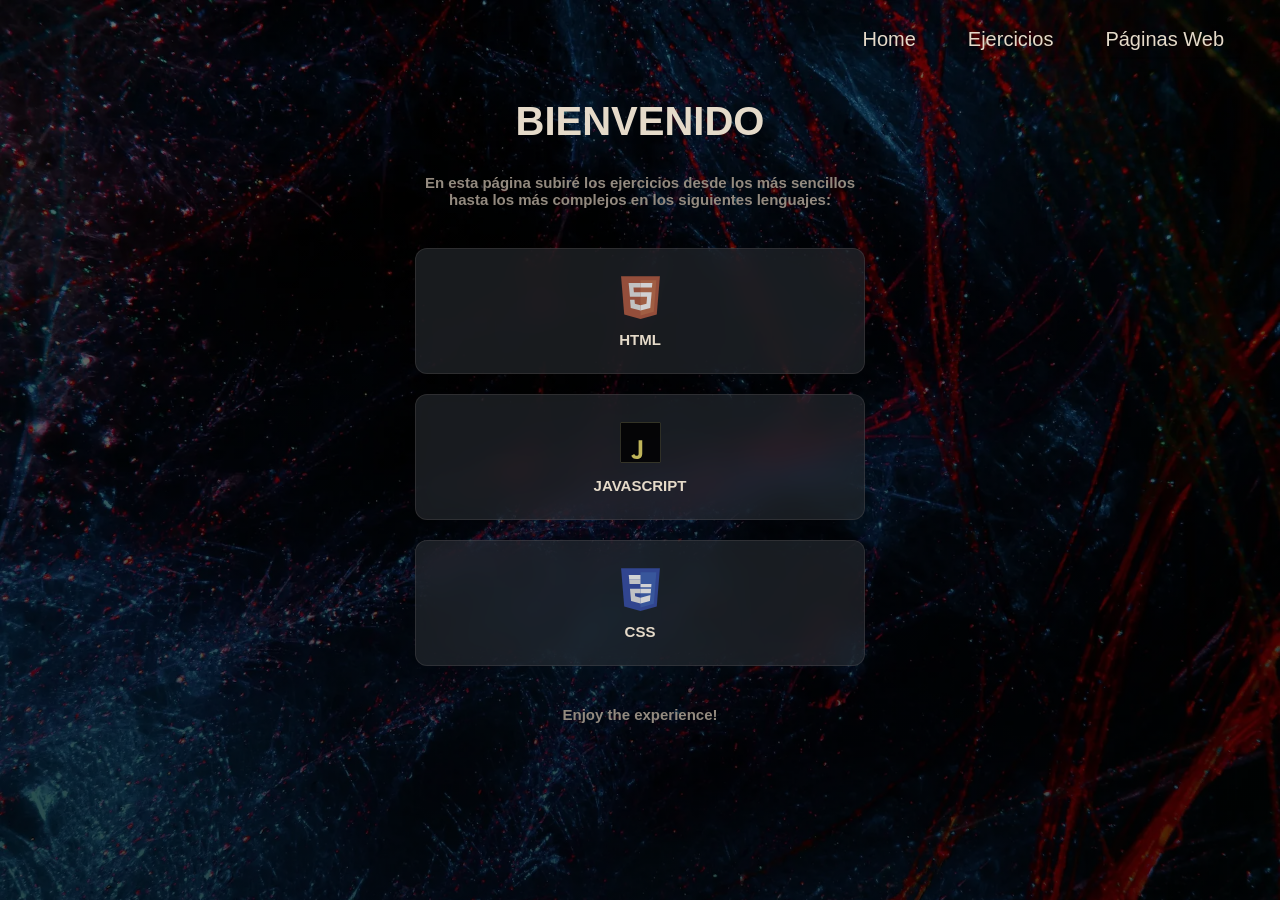
<file: index.html>
<!DOCTYPE html>
<html lang="es">
<head>
    <meta charset="UTF-8">
    <meta name="viewport" content="width=device-width, initial-scale=1.0">
    <link rel="preload" as="image" href="./src/pexels-merlin-11177799.webp">
    <link rel="stylesheet" href="./src/styles-principal.css">
    <title>Portafolio de Ejercicios</title>
</head>
<body class="portfolio-page">
    <header class="container-header">
        <nav class="container-nav">
            <ul class="container-nav_lista">
                <li class="nav-elements"><a href="./index.html">Home</a></li>
                <li class="nav-elements"><a href="./ejercicios-indice.html">Ejercicios</a></li>
                <li class="nav-elements"><a href="./paginas-web-indice.html">Páginas Web</a></li>
            </ul>
            <span class="menu-nav">=</span>
        </nav>
    </header>
    <main class="container-main">
        <section class="bienvenida">
            <h1>BIENVENIDO</h1>
            <p>En esta página subiré los ejercicios desde los más sencillos hasta los más complejos en los siguientes lenguajes:
            <div class="program-container">
                
                <div class="card-item" id="card-html">
                    <svg class="icono-svg" viewBox="0 0 512 512" xmlns="http://www.w3.org/2000/svg">
                        <path fill="#E34F26" d="M71,460 L35,26 L477,26 L441,460 L256,512 Z"/>
                        <path fill="#EF652A" d="M256,472 L407,430 L436,70 L256,70 Z"/>
                        <path fill="#EBEBEB" d="M256,208 L181,208 L176,154 L256,154 L256,102 L121,102 L136,260 L256,260 Z M256,355 L255,355 L192,338 L188,293 L137,293 L145,386 L256,416 Z"/>
                        <path fill="#FFFFFF" d="M256,208 L256,260 L331,260 L324,338 L256,355 L256,416 L367,386 L381,230 L383,208 Z M256,102 L256,154 L386,154 L391,102 Z"/>
                    </svg>
                    <span>HTML</span>
                </div>

                <div class="card-item" id="card-javascript">
                    <svg class="icono-svg" viewBox="0 0 448 512" xmlns="http://www.w3.org/2000/svg">
                        <path fill="#F7DF1E" d="M0,32 L448,32 L448,480 L0,480 Z"/>
                        <path fill="#000000" d="M0 32v448h448V32H0zm243.8 349.4c0 43.6-25.6 63.5-62.1 63.5-33.7 0-53.2-17.4-63.2-38.5l34.3-20.7c6.6 11.7 12.6 21.6 27.1 21.6 13.8 0 22.6-5.4 22.6-26.5V231.6h41.4v150alignment-adjust:2.2zm112.5 13.1c-9 22.5-26.8 36.4-55.1 36.4-29.9 0-51.2-18.2-51.2-55.4 0-41.4 23.2-57.9 51.5-57.9 25.3 0 40.2 11.4 48.3 28.9l33.9-21.7c-12.3-24.4-34.9-44-82.5-44-58.2 0-92.9 39.8-92.9 94.6 0 54.1 31.6 94.9 92.6 94.9 44.9 0 74.3-20.4 88.3-51.5l-32.9-19.3z"/>
                    </svg>
                    <span>JAVASCRIPT</span>
                </div>

                <div class="card-item" id="card-css">
                    <svg class="icono-svg" viewBox="0 0 512 512" xmlns="http://www.w3.org/2000/svg">
                        <path fill="#264DE4" d="M71,460 L35,26 L477,26 L441,460 L256,512 Z"/>
                        <path fill="#2965F1" d="M256,472 L407,430 L436,70 L256,70 Z"/>
                        <path fill="#EBEBEB" d="M256,154 L127,154 L131,206 L256,206 Z M256,258 L136,258 L141,310 L256,310 Z M256,362 L195,345 L191,304 L140,304 L149,397 L256,427 Z"/>
                        <path fill="#FFFFFF" d="M256,102 L122,102 L127,154 L256,154 Z M256,206 L381,206 L370,329 L256,362 Z M256,258 L376,258 L371,310 L256,310 Z M256,427 L363,397 L377,241 L256,241 Z"/>
                    </svg>
                    <span>CSS</span>
                </div>

            </div>

            <div id="modal-overlay" class="modal-overlay hidden">
                <div class="language-description-container">
                    <div class="language-tittle-container">
                        <h2 id="language-tittle"></h2>
                        <button id="close-modal-btn" class="close-btn">&times</button>
                    </div>
                    <p id="language-description"></p>
                </div>
            </div>

            <p>Enjoy the experience!</p>
        </section>
    </main>

    <script src="./main.js"></script>
</body>
</html>
</file>
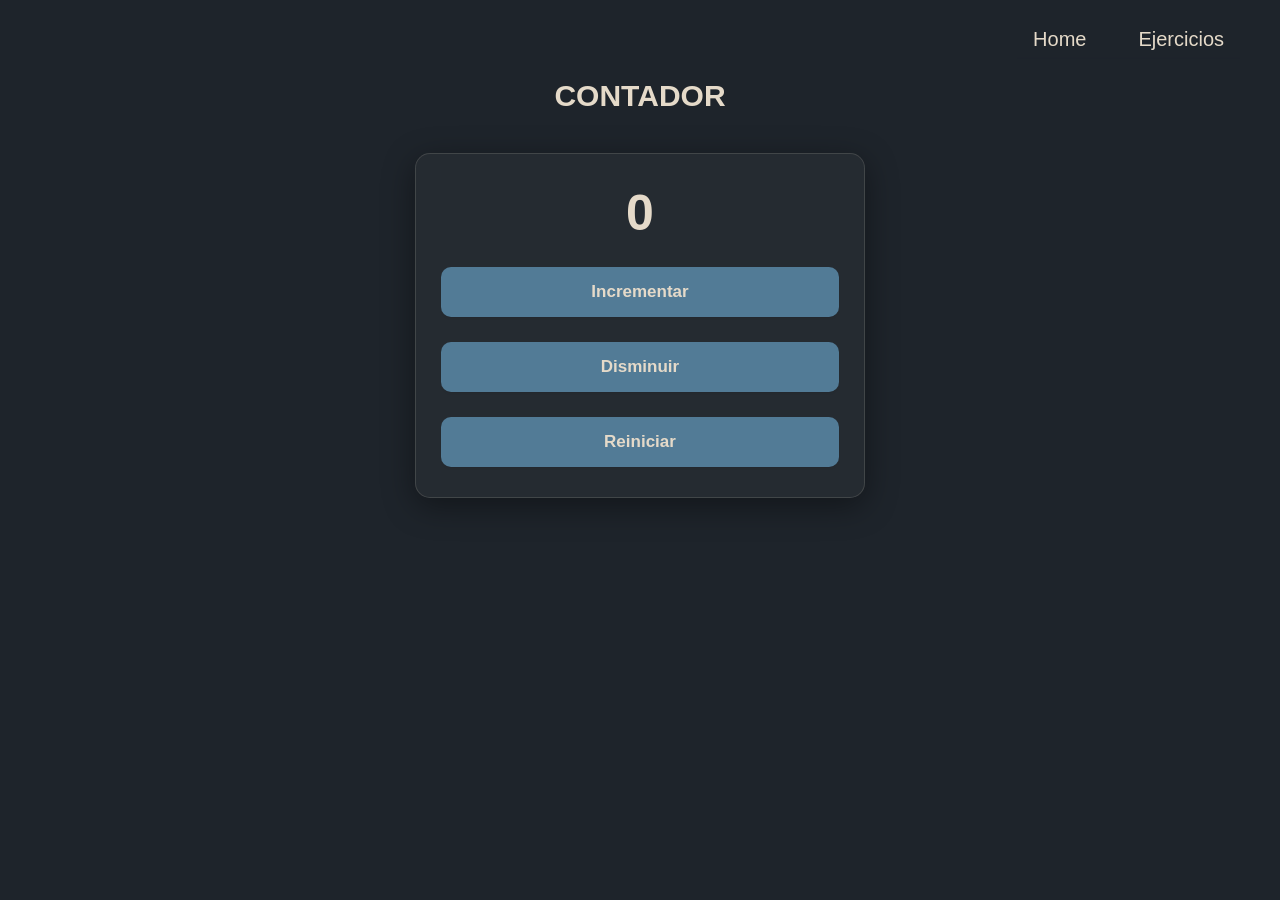
<file: contador.html>
<!DOCTYPE html>
<html lang="es">
<head>
    <meta charset="UTF-8">
    <meta name="viewport" content="width=device-width, initial-scale=1.0">
    <link rel="stylesheet" href="./src/styles-principal.css">
    <link rel="stylesheet" href="./src/styles-contador.css">
    <title>Contador</title>
</head>
<body>
    <header class="container-header">
        <nav class="container-nav">
            <ul class="container-nav_lista">
                <li class="nav-elements"><a href="./index.html">Home</a></li>
                <li class="nav-elements"><a href="./ejercicios.html">Ejercicios</a></li>
            </ul>
            <span class="menu-nav">=</span>
        </nav>
    </header>

    <h1>CONTADOR</h1>
    
    <section class="container">
        <span id="valor" value="0">0</span>
        <button class="buttom" id="btn-incrementar">Incrementar</button>
        <button class="buttom" id="btn-disminuir">Disminuir</button>
        <button class="buttom" id="btn-reiniciar">Reiniciar</button>
    </section>
    <script src="contador.js"></script>
    <script src="main.js"></script>
</body>
</html>
</file>
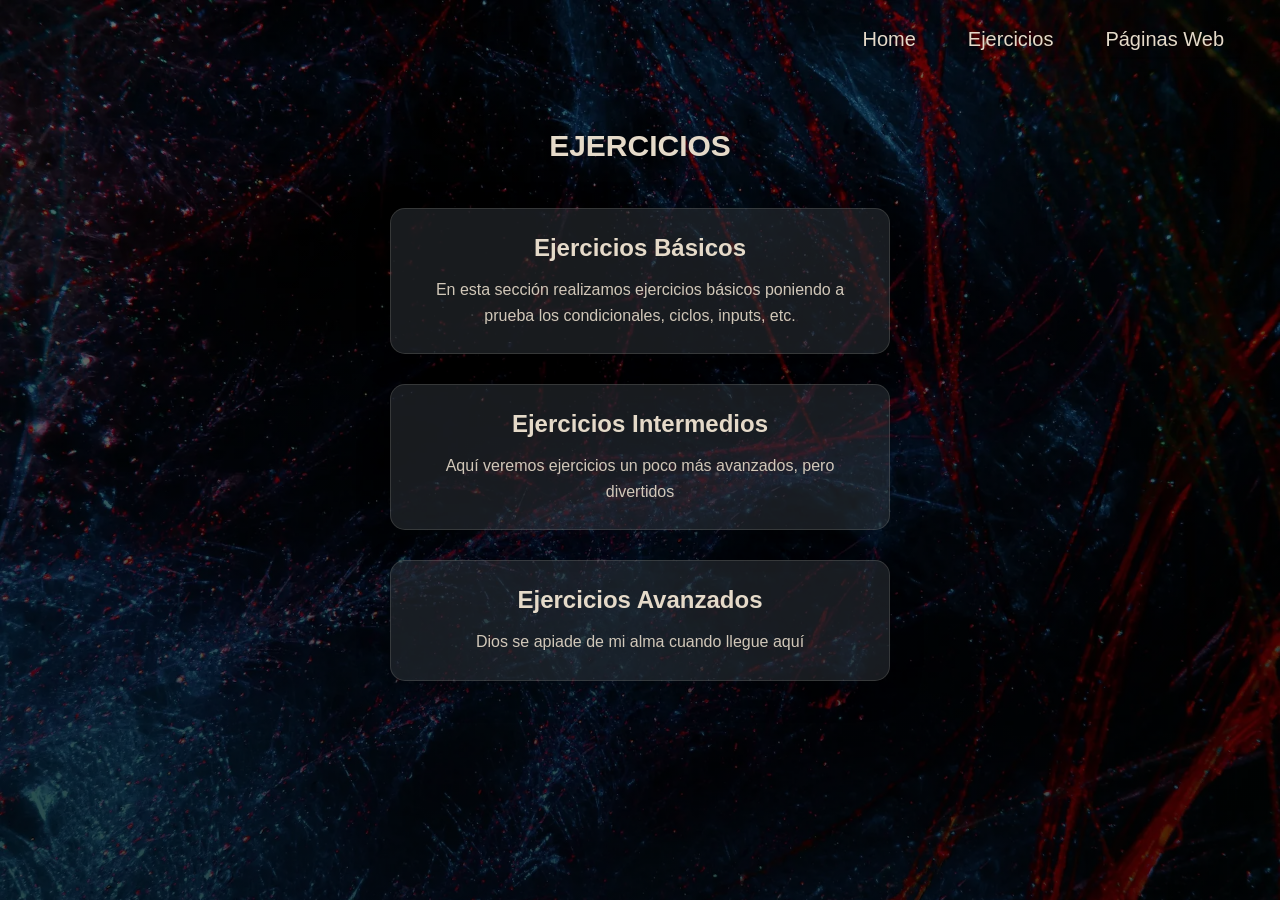
<file: ejercicios-indice.html>
<!DOCTYPE html>
<html lang="es">
<head>
    <meta charset="UTF-8">
    <meta name="viewport" content="width=device-width, initial-scale=1.0">
    <link rel="stylesheet" href="./src/styles-principal.css">
    <link rel="stylesheet" href="./src/styles-ejercicios.css">
    <title>Ejercicios</title>
</head>
<body class="portfolio-page">
    <header class="container-header">
        <nav class="container-nav">
            <ul class="container-nav_lista">
                <li class="nav-elements"><a href="./index.html">Home</a></li>
                <li class="nav-elements"><a href="./ejercicios-indice.html">Ejercicios</a></li>
                <li class="nav-elements"><a href="./paginas-web-indice.html">Páginas Web</a></li>
            </ul>
            <span class="menu-nav">=</span>
        </nav>
    </header>

    <section class="container-main">
        <h1>EJERCICIOS</h1>
        <section class="container-exercise">
            <a href="./ejercicios.html">
                <h2>Ejercicios Básicos</h2>
                <p>En esta sección realizamos ejercicios básicos poniendo a prueba los condicionales, ciclos, inputs, etc.</p>
            </a>
        </section>
        <section class="container-exercise">
            <a href="./ejercicios-intermedios.html">
                <h2>Ejercicios Intermedios</h2>
                <p>Aquí veremos ejercicios un poco más avanzados, pero divertidos</p>
            </a>
        </section>
        <section class="container-exercise">
            <a href="#">
                <h2>Ejercicios Avanzados</h2>
                <p>Dios se apiade de mi alma cuando llegue aquí</p> 
            </a>
        </section>
        
    </section>

    <script src="./main.js"></script>
</body>
</html>
</file>
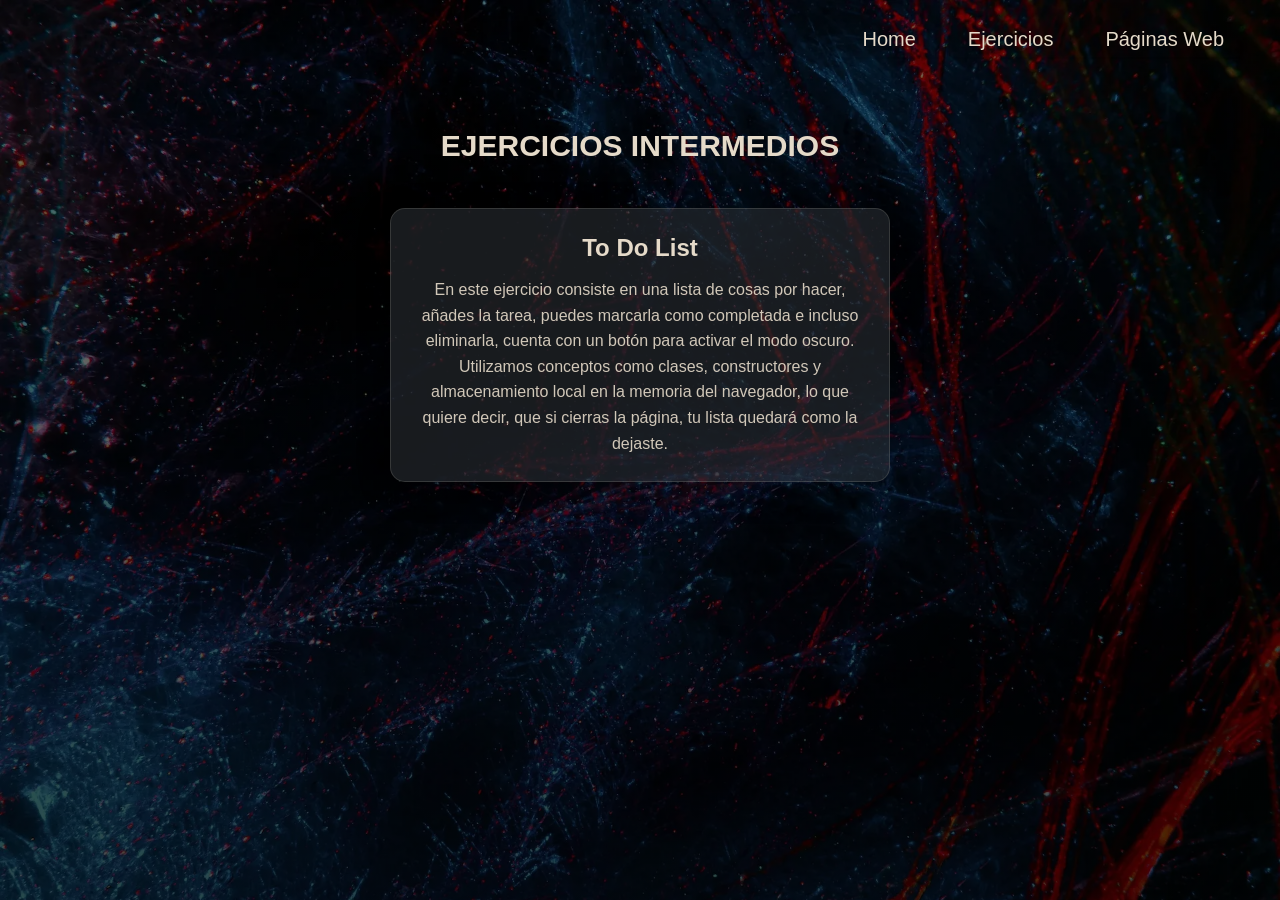
<file: ejercicios-intermedios.html>
<!DOCTYPE html>
<html lang="es">
<head>
    <meta charset="UTF-8">
    <meta name="viewport" content="width=device-width, initial-scale=1.0">
    <link rel="stylesheet" href="./src/styles-principal.css">
    <link rel="stylesheet" href="./src/styles-ejercicios.css">
    <title>Ejercicios</title>
</head>
<body class="portfolio-page">
    <header class="container-header">
        <nav class="container-nav">
            <ul class="container-nav_lista">
                <li class="nav-elements"><a href="./index.html">Home</a></li>
                <li class="nav-elements"><a href="./ejercicios-indice.html">Ejercicios</a></li>
                <li class="nav-elements"><a href="./paginas-web-indice.html">Páginas Web</a></li>
            </ul>
            <span class="menu-nav">=</span>
        </nav>
    </header>

    <section class="container-main">
        <h1>EJERCICIOS INTERMEDIOS</h1>
        <section class="container-exercise">
            <a href="./2.Ejercicios-Intermedios/1.TO-DO-LIST/to-do-list.html">
                <h2>To Do List</h2>
                <p>En este ejercicio consiste en una lista de cosas por hacer, añades la tarea, puedes marcarla como completada e incluso eliminarla, cuenta con un botón para activar el modo oscuro.</p>
                <p>Utilizamos conceptos como clases, constructores y almacenamiento local en la memoria del navegador, lo que quiere decir, que si cierras la página, tu lista quedará como la dejaste.</p>
            </a>
        </section>
        
    </section>

    <script src="./main.js"></script>
</body>
</html>
</file>
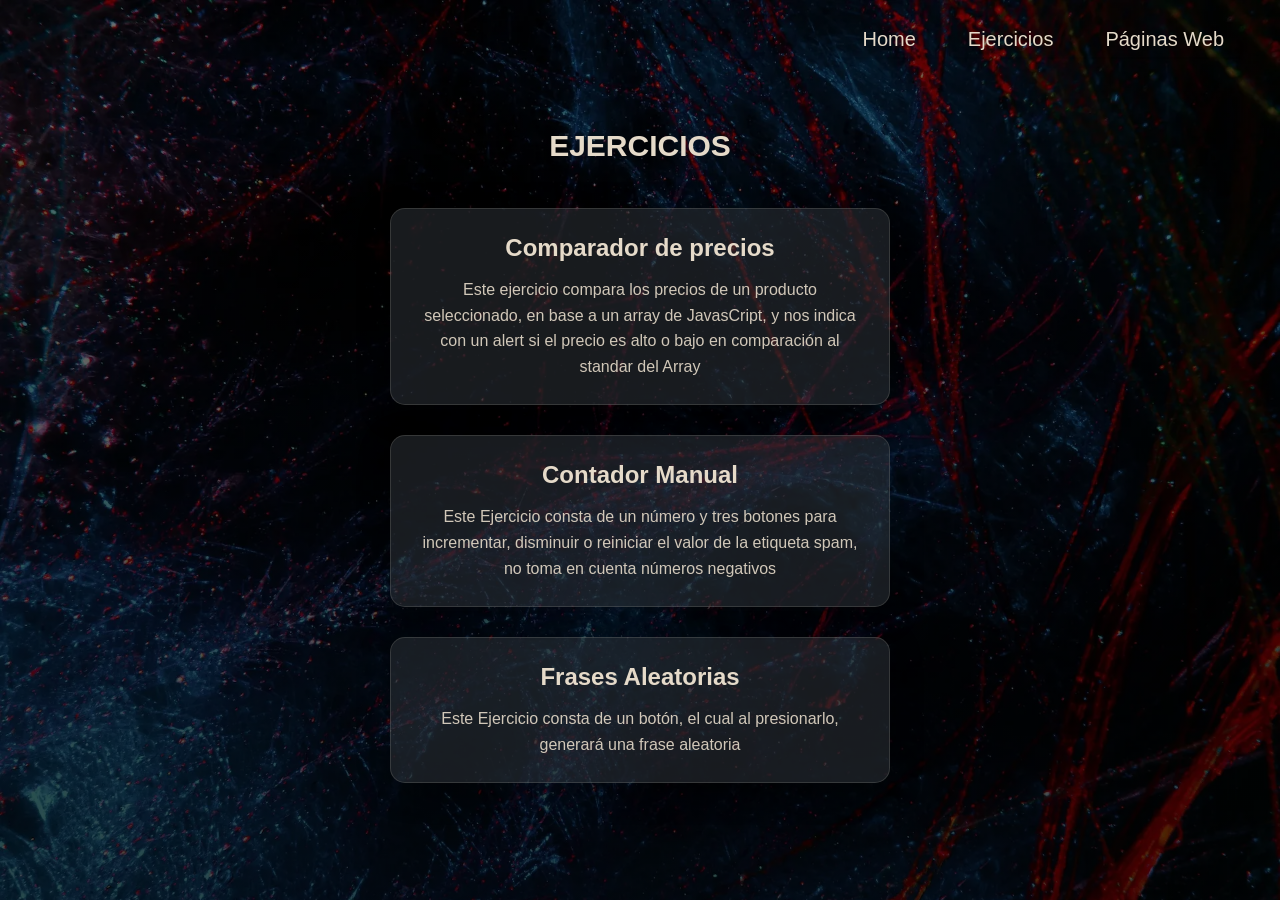
<file: ejercicios.html>
<!DOCTYPE html>
<html lang="es">
<head>
    <meta charset="UTF-8">
    <meta name="viewport" content="width=device-width, initial-scale=1.0">
    <link rel="stylesheet" href="./src/styles-ejercicios.css">
    <link rel="stylesheet" href="./src/styles-principal.css">
    <title>Ejercicios</title>
</head>
<body class="portfolio-page">
    <header class="container-header">
        <nav class="container-nav">
            <ul class="container-nav_lista">
                <li class="nav-elements"><a href="./index.html">Home</a></li>
                <li class="nav-elements"><a href="./ejercicios-indice.html">Ejercicios</a></li>
                <li class="nav-elements"><a href="./paginas-web-indice.html">Páginas Web</a></li>
            </ul>
            <span class="menu-nav">=</span>
        </nav>
    </header>

    <section class="container-main">
        <h1>EJERCICIOS</h1>
        <section class="container-exercise">
            <a href="./1.Ejercicios-Básicos/01.VALIDADOR-PRECIOS/validador.html">
                <h2>Comparador de precios</h2>
                <p>Este ejercicio compara los precios de un producto seleccionado, en base a un array de JavasCript, y nos indica con un alert si el precio es alto o bajo en comparación al standar del Array</p>
            </a>
        </section>
        
        <section class="container-exercise">
            <a href="./1.Ejercicios-Básicos/02.CONTADOR-MANUAL/contador.html">
                <h2>Contador Manual</h2>
                <p>Este Ejercicio consta de un número y tres botones para incrementar, disminuir o reiniciar el valor de la etiqueta spam, no toma en cuenta números negativos</p>
            </a>
        </section>
        <section class="container-exercise">
            <a href="./1.Ejercicios-Básicos/03.FRASES-ALEATORIAS/frases.html">
                <h2>Frases Aleatorias</h2>
                <p>Este Ejercicio consta de un botón, el cual al presionarlo, generará una frase aleatoria</p> 
            </a>
        </section>
    </section>

    <script src="./main.js"></script>
</body>
</html>
</file>
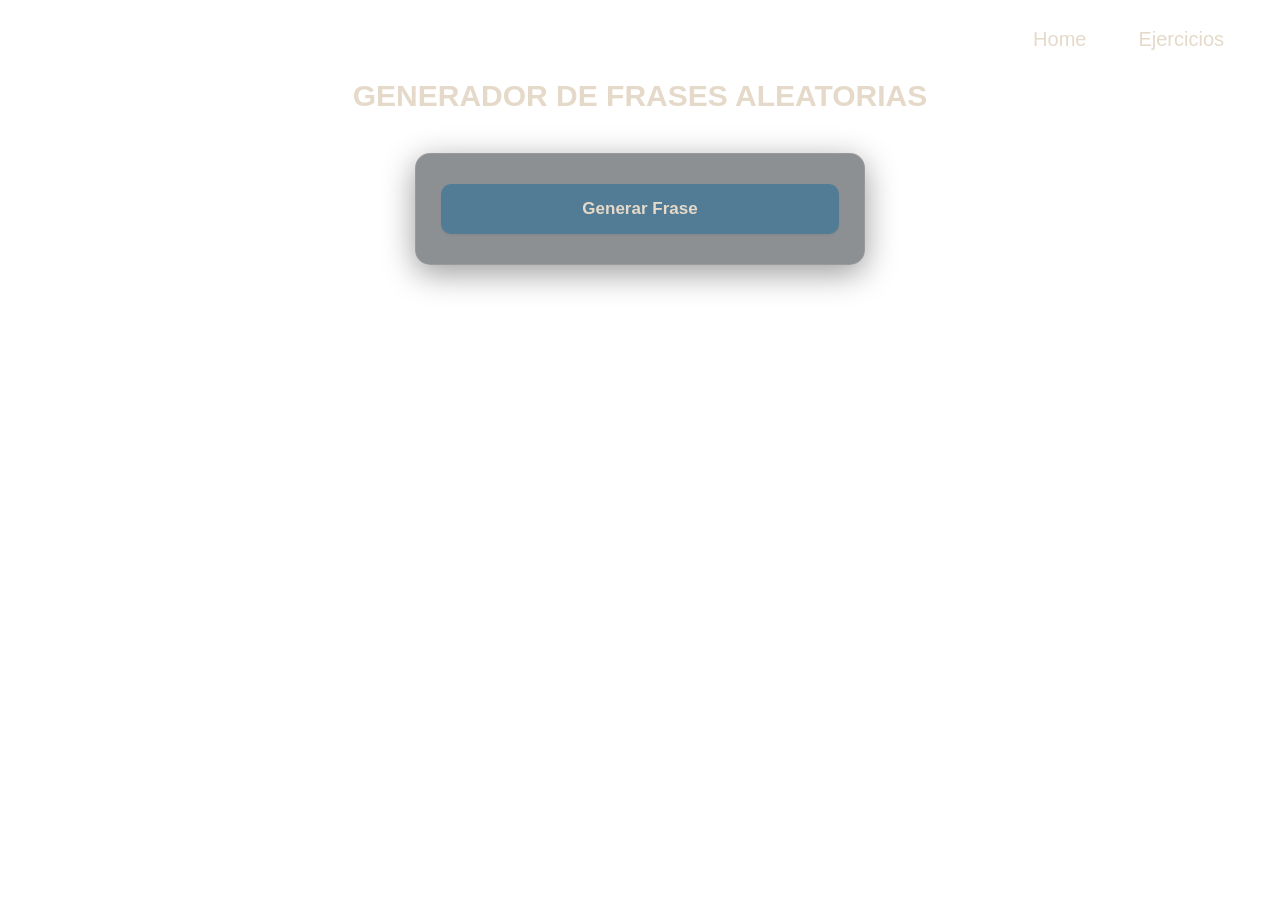
<file: frases.html>
<!DOCTYPE html>
<html lang="es">
<head>
    <meta charset="UTF-8">
    <meta name="viewport" content="width=device-width, initial-scale=1.0">
    <link rel="stylesheet" href="./src/styles-principal.css">
    <link rel="stylesheet" href="./src/styles-frases.css">
    
    <title>FRASES</title>
</head>
<body>
    <header class="container-header">
        <nav class="container-nav">
            <ul class="container-nav_lista">
                <li class="nav-elements"><a href="./index.html">Home</a></li>
                <li class="nav-elements"><a href="./ejercicios.html">Ejercicios</a></li>
            </ul>
            <span class="menu-nav">=</span>
        </nav>
    </header>

    <h1>GENERADOR DE FRASES ALEATORIAS</h1>
    <section class="container">
        <span  class='ocultar' id="frase">Aquí aparecerá la frase</span>
        <button id="btn-generar">Generar Frase</button>
    </section>

    <script src="frases.js"></script>
    <script src="main.js"></script>
</body>
</html>
</file>
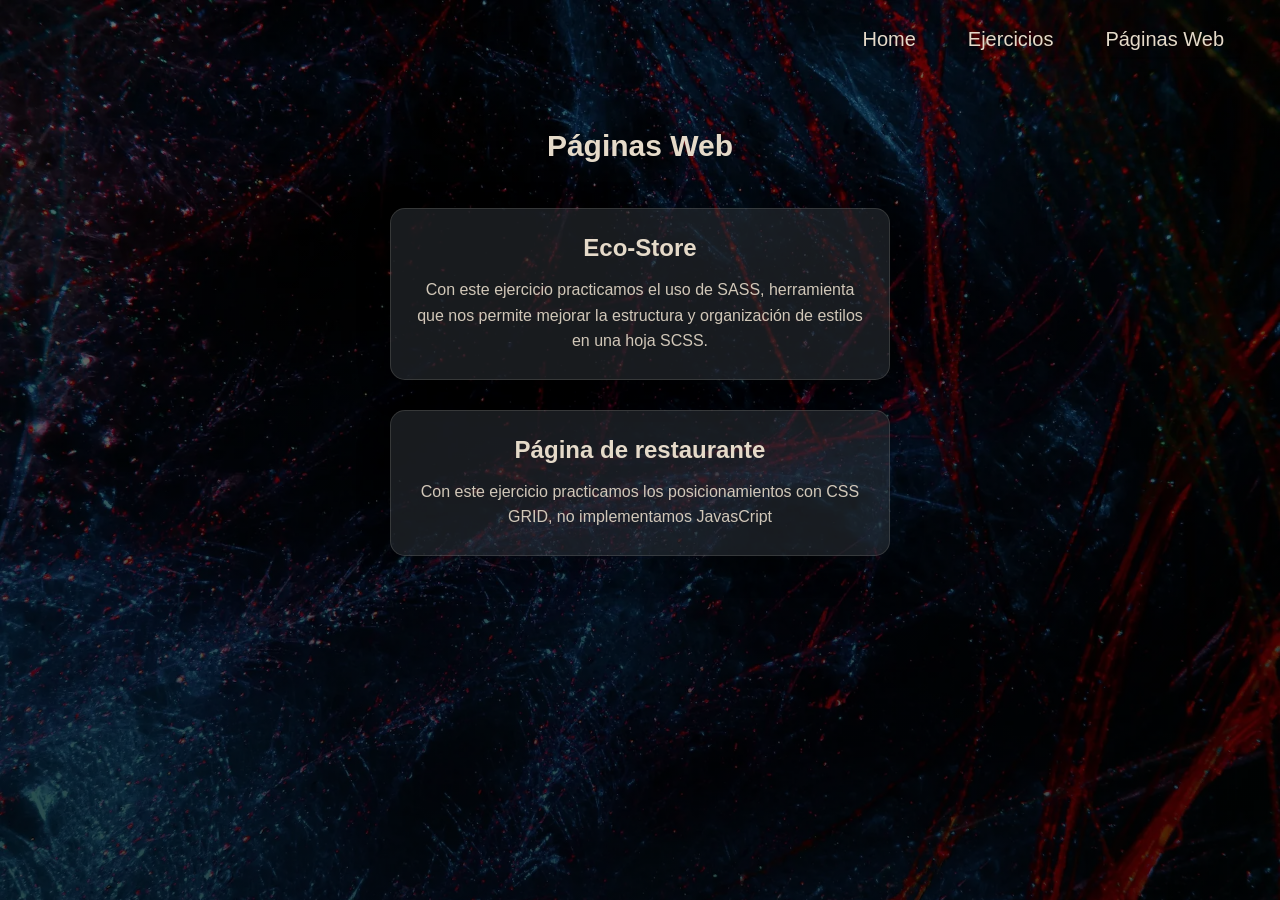
<file: paginas-web-indice.html>
<!DOCTYPE html>
<html lang="es">
<head>
    <meta charset="UTF-8">
    <meta name="viewport" content="width=device-width, initial-scale=1.0">
    <link rel="stylesheet" href="./src/styles-ejercicios.css">
    <link rel="stylesheet" href="./src/styles-principal.css">
    <title>Ejercicios</title>
</head>
<body class="portfolio-page">
    <header class="container-header">
        <nav class="container-nav">
            <ul class="container-nav_lista">
                <li class="nav-elements"><a href="./index.html">Home</a></li>
                <li class="nav-elements"><a href="./ejercicios-indice.html">Ejercicios</a></li>
                <li class="nav-elements"><a href="./paginas-web-indice.html">Páginas Web</a></li>
            </ul>
            <span class="menu-nav">=</span>
        </nav>
    </header>

    <section class="container-main">
        <h1>Páginas Web</h1>
        
        <section class="container-exercise">
            <a href="./1.Ejercicios-Básicos/05.Eco-Store/eco-store.html">
                <h2>Eco-Store</h2>
                <p>Con este ejercicio practicamos el uso de SASS, herramienta que nos permite mejorar la estructura y organización de estilos en una hoja SCSS.</p> 
            </a>
        </section>
        <section class="container-exercise">
            <a href="./1.Ejercicios-Básicos/04.RESTAURANTE/restaurante.html">
                <h2>Página de restaurante</h2>
                <p>Con este ejercicio practicamos los posicionamientos con CSS GRID, no implementamos JavasCript</p> 
            </a>
        </section>

    </section>

    <script src="./main.js"></script>
</body>
</html>
</file>
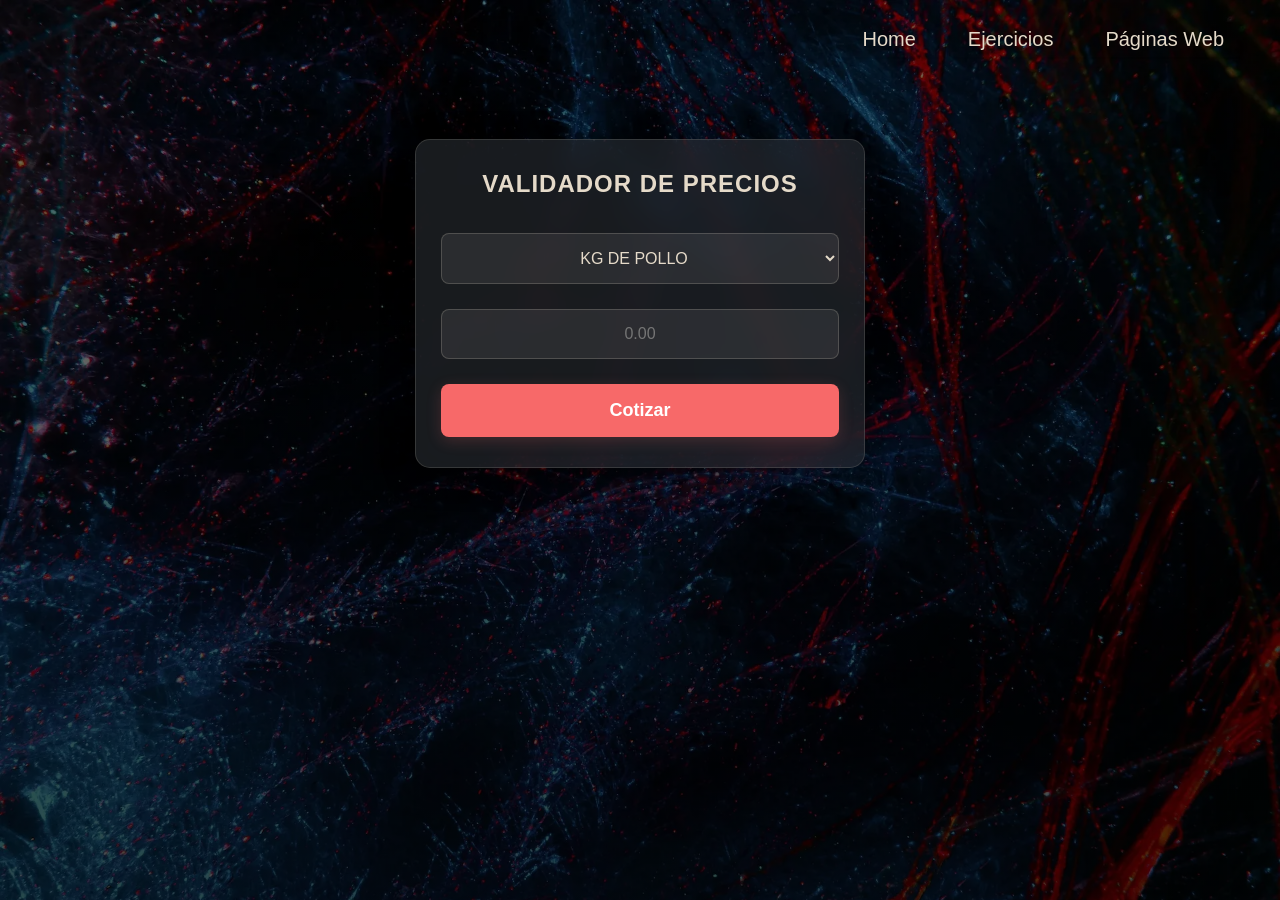
<file: 1.Ejercicios-Básicos/01.VALIDADOR-PRECIOS/validador.html>
<!DOCTYPE html>
<html lang="en">
<head>
    <meta charset="UTF-8">
    <meta name="viewport" content="width=device-width, initial-scale=1.0">
    <link rel="stylesheet" href="../../src/styles-principal.css">
    <link rel="stylesheet" href="./styles-validador.css">
    <title>Comparador Precios</title>
</head>
<body class="portfolio-page">
    <header class="container-header">
        <nav class="container-nav">
            <ul class="container-nav_lista">
                <li class="nav-elements"><a href="../../index.html">Home</a></li>
                <li class="nav-elements"><a href="../../ejercicios-indice.html">Ejercicios</a></li>
                <li class="nav-elements"><a href="../../paginas-web-indice.html">Páginas Web</a></li>
            </ul>
            <span class="menu-nav">=</span>
        </nav>
    </header>

    <section class="container">
        <h1>VALIDADOR DE PRECIOS</h1>
        <select class="lista-productos" name="Productos" id="productos">
            <option class="lista-item" value="pollo">KG DE POLLO</option>
            <option class="lista-item"value="carne">KG DE CARNE</option>
            <option class="lista-item"value="chuletaRes">KG DE CHULETA DE RES</option>
            <option class="lista-item"value="chuletaChancho">KG DE CHULETA DE CHANCHO</option>
        </select>
        <input type="text" id="input-price" inputmode="decimal" maxlength="6" placeholder="0.00">
        <button id="btn-cotizar">Cotizar</button>
    </section>

    <div id="custom-modal" class="modal-overlay">
        <div class="modal-content">
            <h3 id="modal-title">Resultado de Cotización</h3>
            <p id="modal-message">Aquí irá el texto del precio...</p>
            <button id="modal-close">Aceptar</button>
        </div>
    </div>

    <script src="../../main.js"></script>
    <script src="./validador.js"></script>
</body>
</html>
</file>
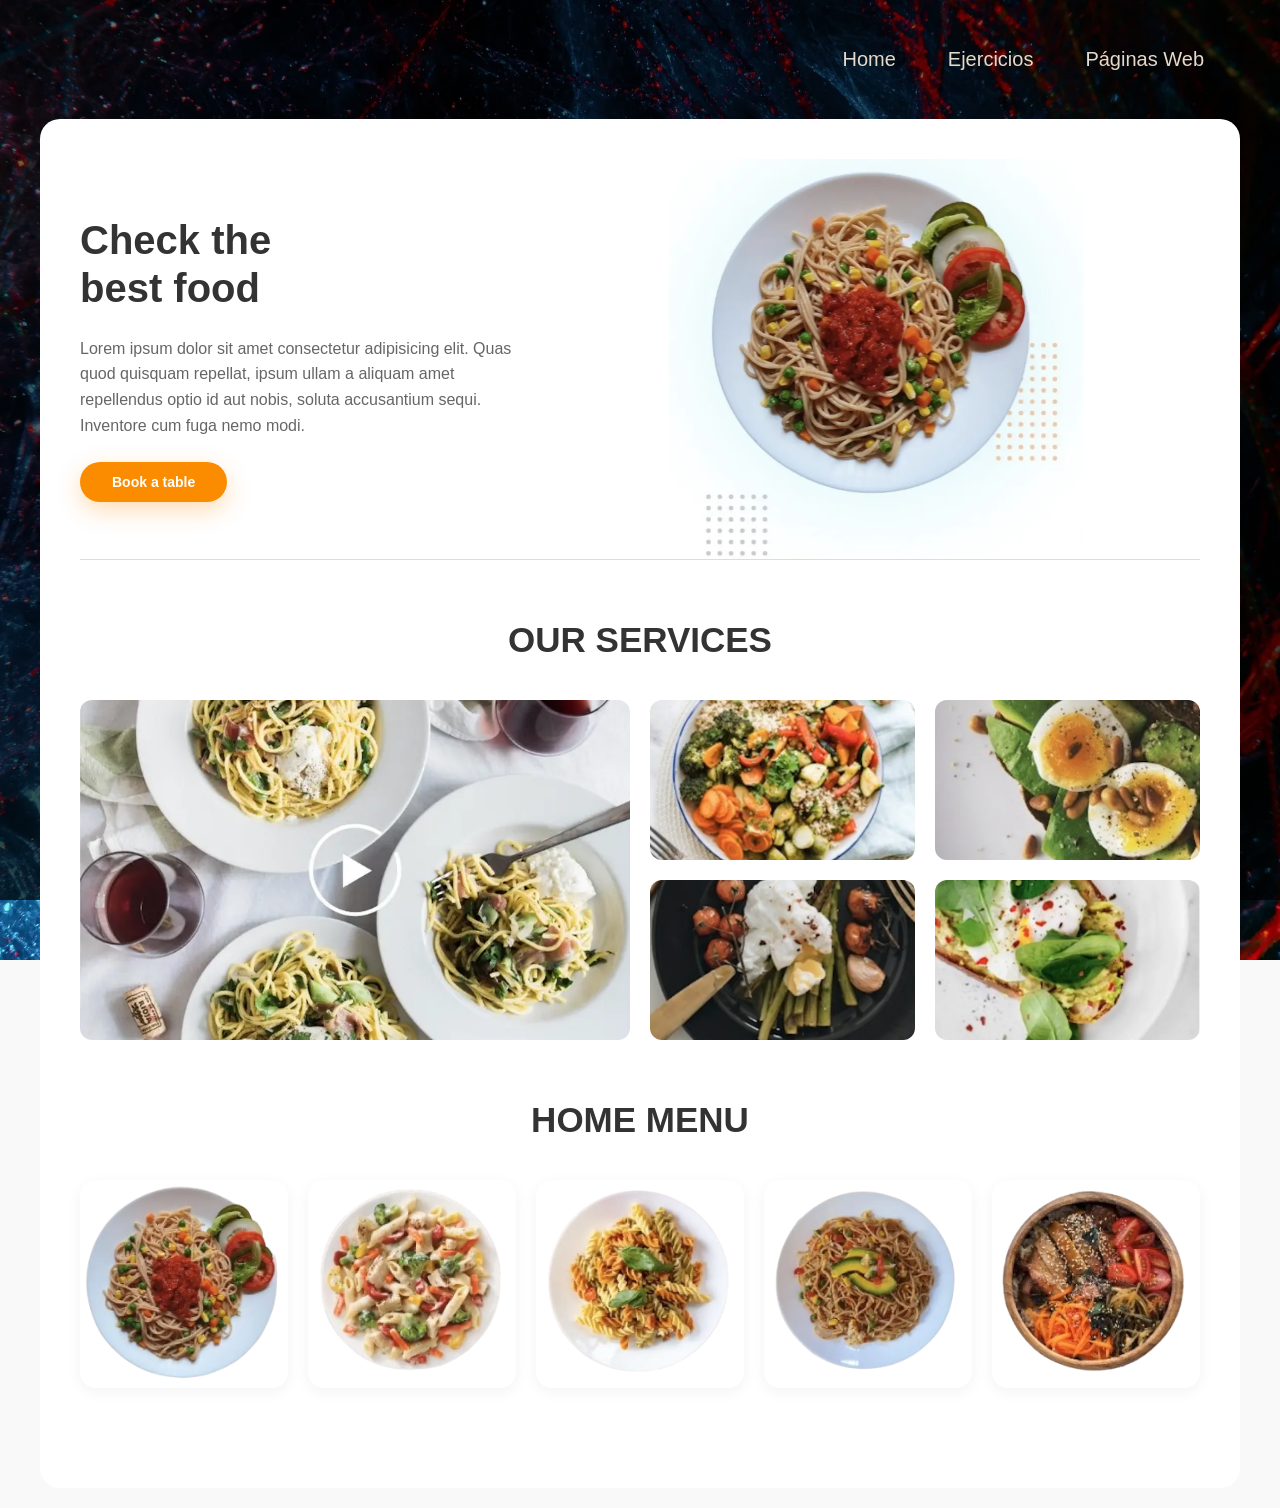
<file: 1.Ejercicios-Básicos/04.RESTAURANTE/restaurante.html>
<!DOCTYPE html>
<html lang="es">
<head>
    <meta charset="UTF-8">
    <meta name="viewport" content="width=device-width, initial-scale=1.0">
    <link rel="stylesheet" href="../../src/styles-principal.css">
    <link rel="stylesheet" href="./styles-restaurante.css">
    <title>Restaurant</title>
</head>
<body class="portfolio-page">
    <header class="container-header">
        <nav class="container-nav">
            <ul class="container-nav_lista">
                <li class="nav-elements"><a href="../../index.html">Home</a></li>
                <li class="nav-elements"><a href="../../ejercicios-indice.html">Ejercicios</a></li>
                <li class="nav-elements"><a href="../../paginas-web-indice.html">Páginas Web</a></li>
            </ul>
            <span class="menu-nav">=</span>
        </nav>
    </header>
    <main>
        <section class="first-container">
            <div class="description">
                <h1>Check the </br> best food</h1> 
                <p>Lorem ipsum dolor sit amet consectetur adipisicing elit. Quas quod quisquam repellat, ipsum ullam a aliquam amet repellendus optio id aut nobis, soluta accusantium sequi. Inventore cum fuga nemo modi.</p>
                <button>Book a table</button>
            </div>
            <figure class="img-container1">
                <img class="img-item1" src="./ASSETS/hero.webp"alt="Fideos con verdura">
            </figure>
        </section>
        <section class="second-principal-container">
            <h2 class="second-tittle"> OUR SERVICES </h2>
            <figure class="second-container">
                <img class="img-item2 img-item2_big" src="./ASSETS/video.webp" alt="Video">
                <img class="img-item2" src="./ASSETS/dish1.webp" alt="Plato contenedor 2">
                <img class="img-item2" src="./ASSETS/dish2.webp" alt="Plato contenedor 2">
                <img class="img-item2" src="./ASSETS/dish3.webp" alt="Plato contenedor 2">
                <img class="img-item2" src="./ASSETS/dish4.webp" alt="Plato contenedor 2">
            </figure>
        </section>
        <section class="third-container">
            <h2 class="third-tittle">HOME MENU</h2>
            <section class="third-img-container">
                <img class="img-item3" src="./ASSETS/plate1.webp" alt="Plato contenedor 3">
                <img class="img-item3" src="./ASSETS/plate2.webp" alt="Plato contenedor 3">
                <img class="img-item3" src="./ASSETS/plate3.webp" alt="Plato contenedor 3">
                <img class="img-item3" src="./ASSETS/plate4.webp" alt="Plato contenedor 3">
                <img class="img-item3" src="./ASSETS/plate5.webp" alt="Plato contenedor 3">
            </section>
        </section>
    </main>

    <script src="../../main.js"></script>
</body>
</html>
</file>
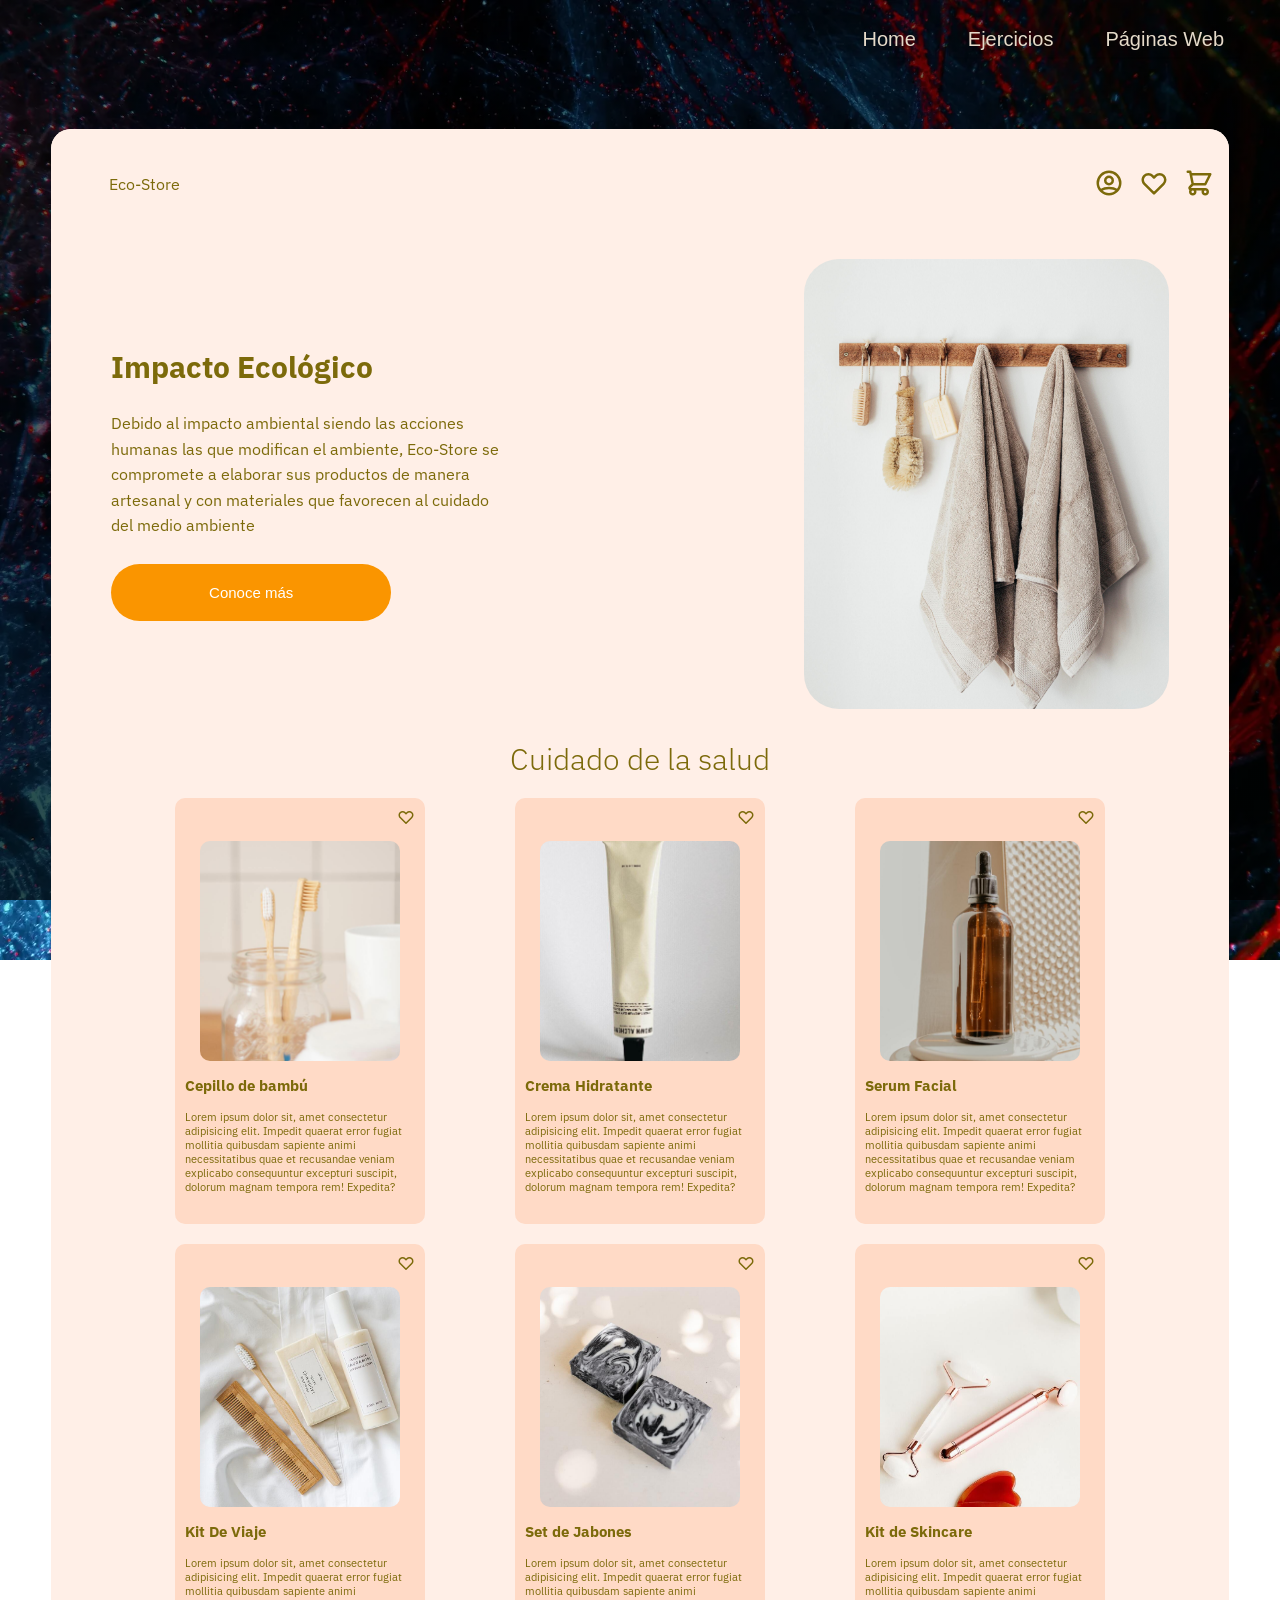
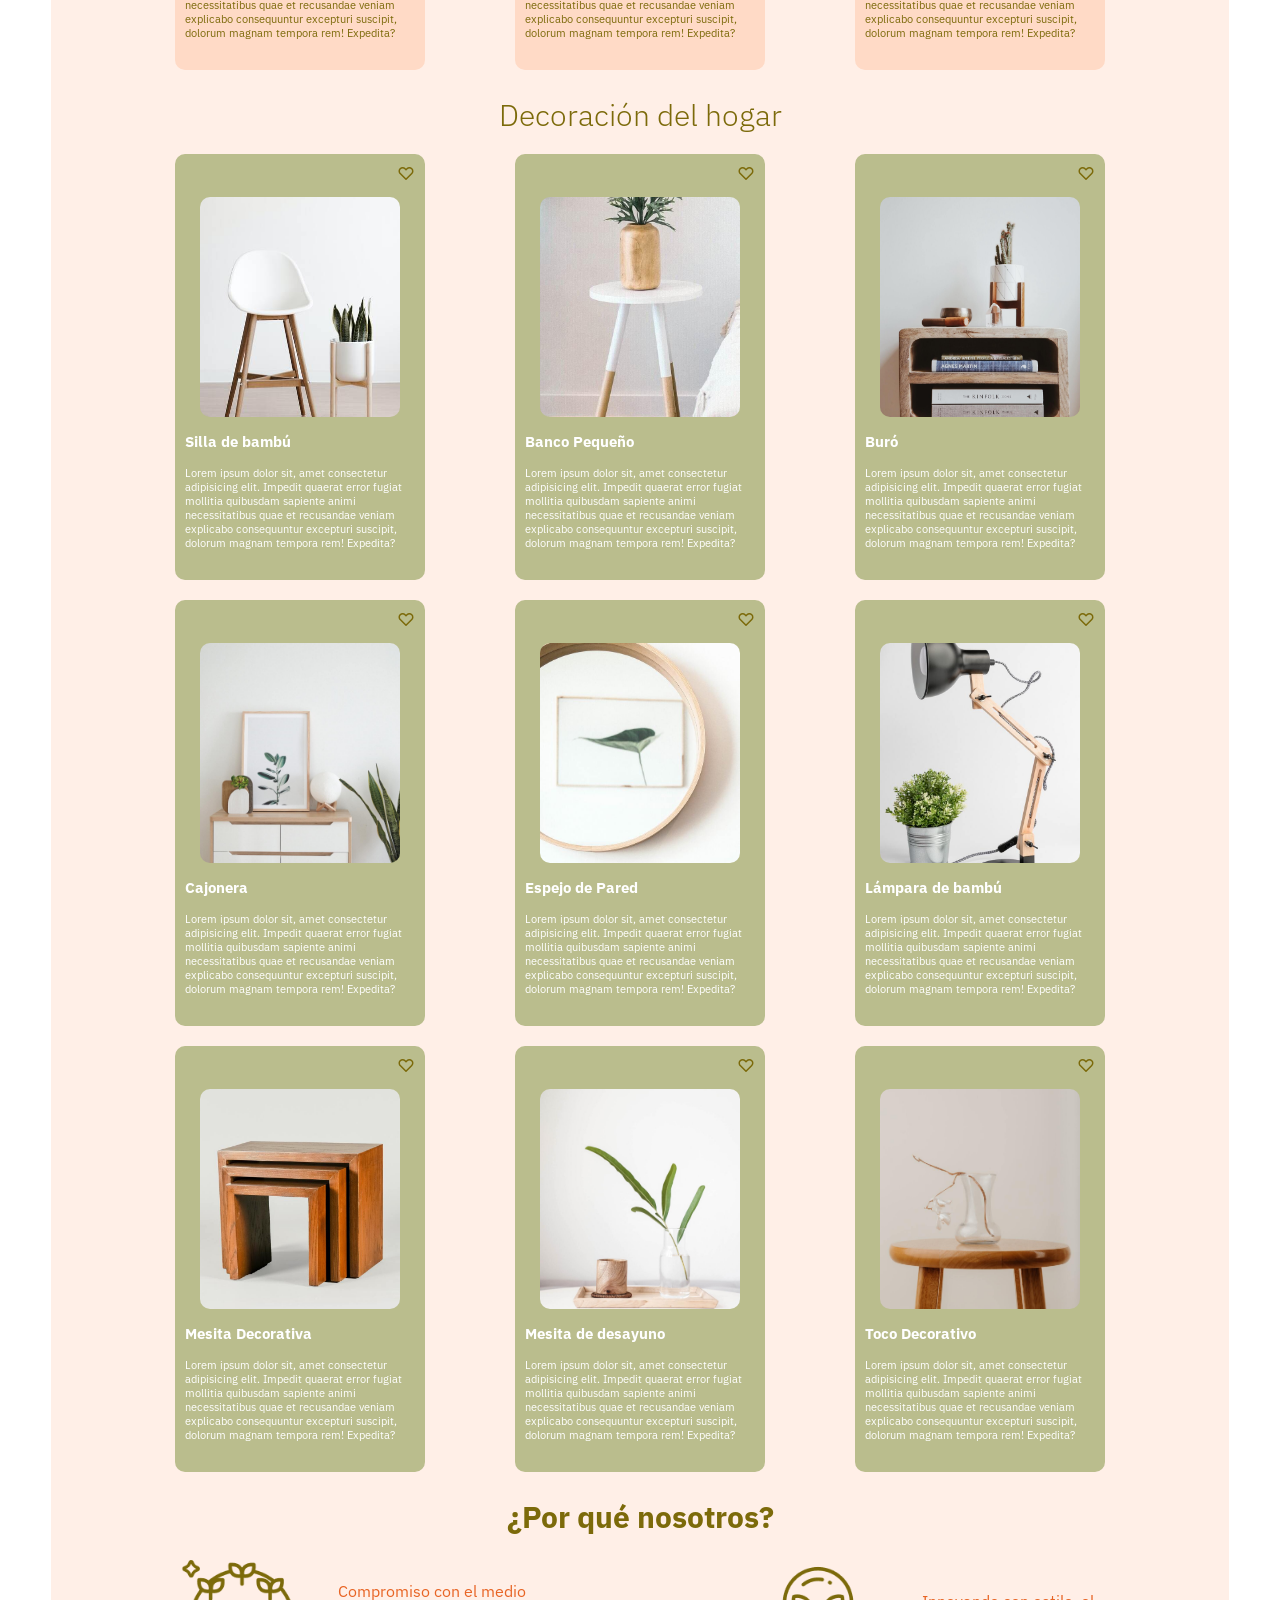
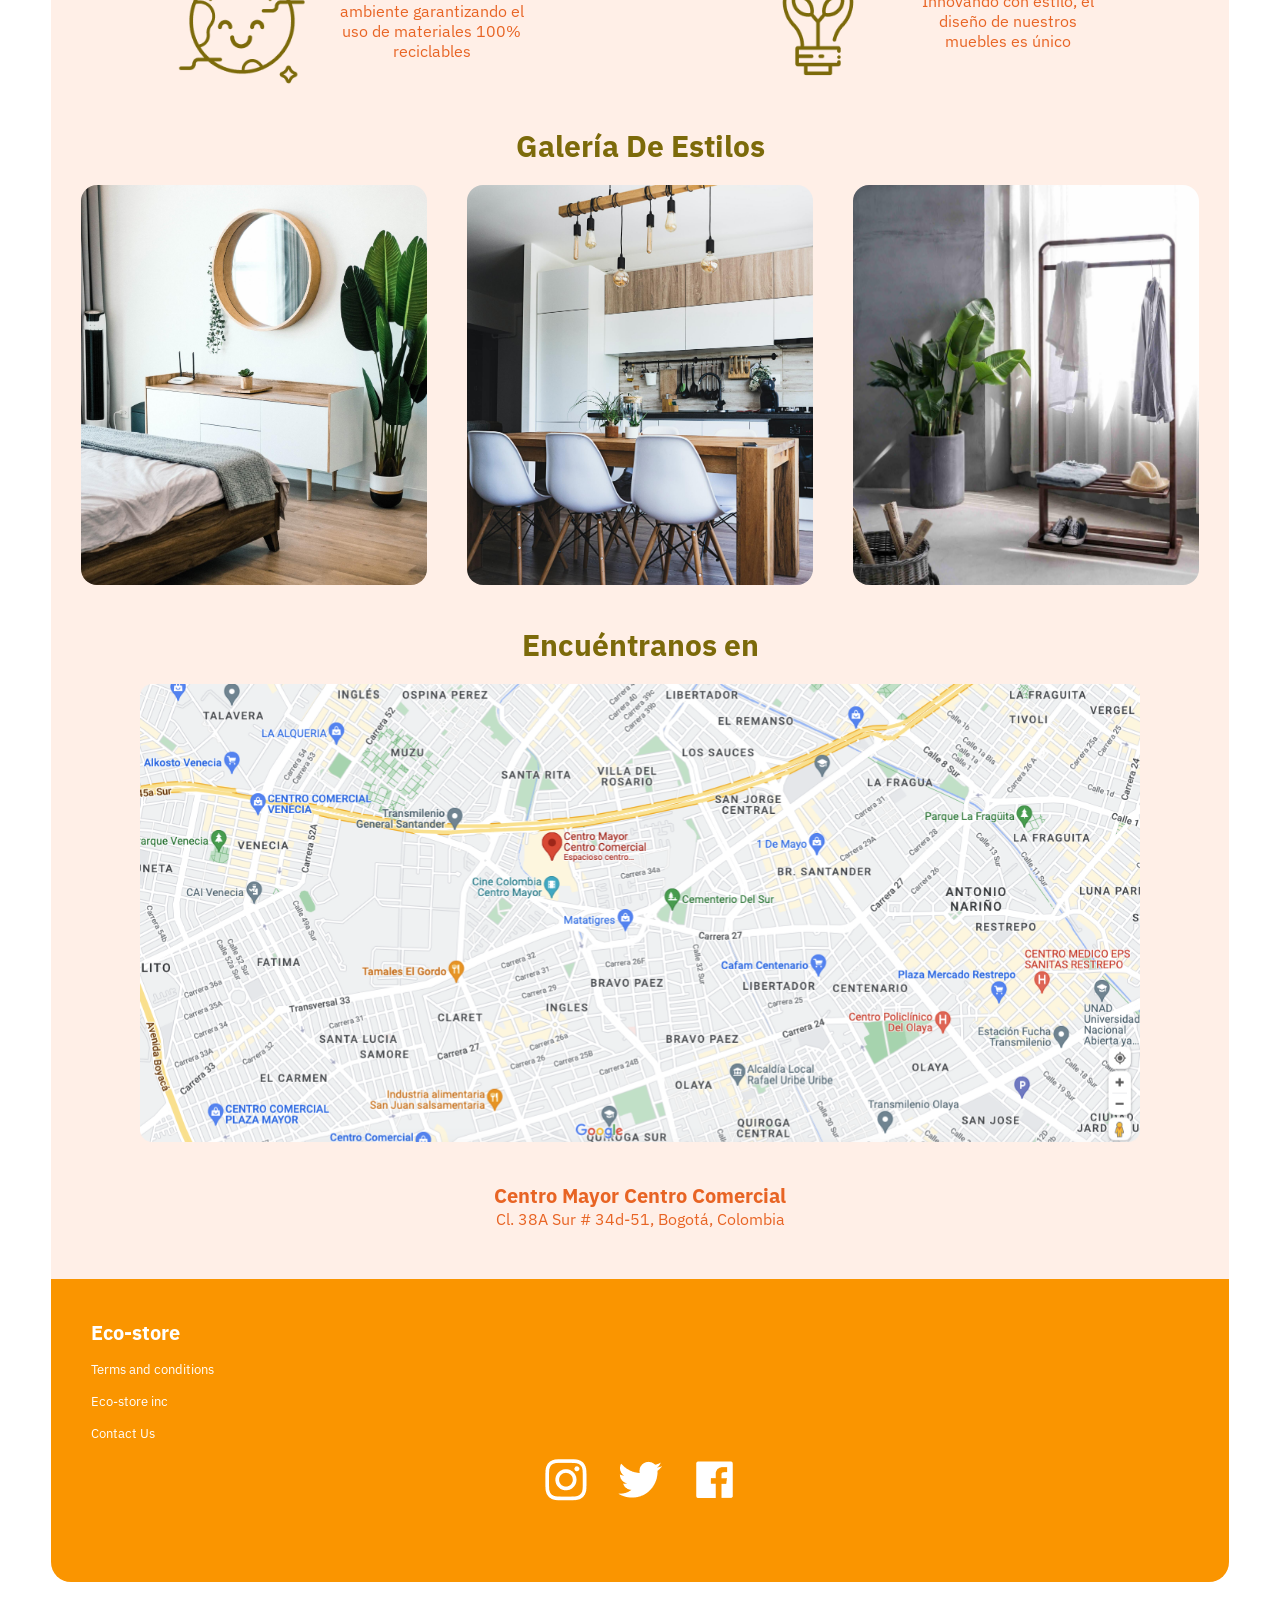
<file: 1.Ejercicios-Básicos/05.Eco-Store/eco-store.html>
<!DOCTYPE html>
<html lang="en">
<head>
    <meta charset="UTF-8">
    <meta name="viewport" content="width=device-width, initial-scale=1.0">
    <link rel="stylesheet" href="./css/main.css">
    <link rel="preconnect" href="https://fonts.googleapis.com">
    <link rel="preconnect" href="https://fonts.gstatic.com" crossorigin>
    <link href="https://fonts.googleapis.com/css2?family=IBM+Plex+Sans&display=swap" rel="stylesheet">
    <link rel="stylesheet" href="../../src/styles-principal.css">
    <title>Eco-Store</title>
</head>
<body class="portfolio-page">
    <header class="container-header">
        <nav class="container-nav">
            <ul class="container-nav_lista">
                <li class="nav-elements"><a href="../../index.html">Home</a></li>
                <li class="nav-elements"><a href="../../ejercicios-indice.html">Ejercicios</a></li>
                <li class="nav-elements"><a href="../../paginas-web-indice.html">Páginas Web</a></li>
            </ul>
            <span class="menu-nav">=</span>
        </nav>
    </header>
    <div class="eco-store-container">
        <header class="header-section-eco-store">
            <nav class="nav-section-eco-store">
                <p>Eco-Store</p>
                <div class="icons">
                    <button class="profile">
                        <svg width="30" height="30" viewBox="0 0 24 24" fill="none" xmlns="http://www.w3.org/2000/svg">
                            <path d="M5.121 17.804C7.21942 16.6179 9.58958 15.9963 12 16C14.5 16 16.847 16.655 18.879 17.804M15 10C15 10.7956 14.6839 11.5587 14.1213 12.1213C13.5587 12.6839 12.7956 13 12 13C11.2044 13 10.4413 12.6839 9.87868 12.1213C9.31607 11.5587 9 10.7956 9 10C9 9.20435 9.31607 8.44129 9.87868 7.87868C10.4413 7.31607 11.2044 7 12 7C12.7956 7 13.5587 7.31607 14.1213 7.87868C14.6839 8.44129 15 9.20435 15 10ZM21 12C21 13.1819 20.7672 14.3522 20.3149 15.4442C19.8626 16.5361 19.1997 17.5282 18.364 18.364C17.5282 19.1997 16.5361 19.8626 15.4442 20.3149C14.3522 20.7672 13.1819 21 12 21C10.8181 21 9.64778 20.7672 8.55585 20.3149C7.46392 19.8626 6.47177 19.1997 5.63604 18.364C4.80031 17.5282 4.13738 16.5361 3.68508 15.4442C3.23279 14.3522 3 13.1819 3 12C3 9.61305 3.94821 7.32387 5.63604 5.63604C7.32387 3.94821 9.61305 3 12 3C14.3869 3 16.6761 3.94821 18.364 5.63604C20.0518 7.32387 21 9.61305 21 12Z" stroke="#7C6A0A" stroke-width="2" stroke-linecap="round" stroke-linejoin="round"/>
                        </svg>
                    </button>
                    <button class="wishlist">
                        <svg width="30" height="30" viewBox="0 0 24 24" fill="none" xmlns="http://www.w3.org/2000/svg">
                            <path d="M3.34255 7.7779C3.5687 7.23194 3.90017 6.73586 4.31804 6.31799C4.7359 5.90012 5.23198 5.56865 5.77795 5.3425C6.32392 5.11635 6.90909 4.99995 7.50004 4.99995C8.09099 4.99995 8.67616 5.11635 9.22213 5.3425C9.7681 5.56865 10.2642 5.90012 10.682 6.31799L12 7.63599L13.318 6.31799C14.162 5.47407 15.3066 4.99997 16.5 4.99997C17.6935 4.99997 18.8381 5.47407 19.682 6.31799C20.526 7.16191 21.0001 8.30651 21.0001 9.49999C21.0001 10.6935 20.526 11.8381 19.682 12.682L12 20.364L4.31804 12.682C3.90017 12.2641 3.5687 11.7681 3.34255 11.2221C3.1164 10.6761 3 10.0909 3 9.49999C3 8.90904 3.1164 8.32387 3.34255 7.7779Z" stroke="#7C6A0A" stroke-width="2" stroke-linecap="round" stroke-linejoin="round"/>
                        </svg>
                    </button>
                    <button class="cart">
                        <svg width="30" height="30" viewBox="0 0 24 24" fill="none" xmlns="http://www.w3.org/2000/svg">
                            <path d="M3 3H5L5.4 5M5.4 5H21L17 13H7M5.4 5L7 13M7 13L4.707 15.293C4.077 15.923 4.523 17 5.414 17H17M17 17C16.4696 17 15.9609 17.2107 15.5858 17.5858C15.2107 17.9609 15 18.4696 15 19C15 19.5304 15.2107 20.0391 15.5858 20.4142C15.9609 20.7893 16.4696 21 17 21C17.5304 21 18.0391 20.7893 18.4142 20.4142C18.7893 20.0391 19 19.5304 19 19C19 18.4696 18.7893 17.9609 18.4142 17.5858C18.0391 17.2107 17.5304 17 17 17ZM9 19C9 19.5304 8.78929 20.0391 8.41421 20.4142C8.03914 20.7893 7.53043 21 7 21C6.46957 21 5.96086 20.7893 5.58579 20.4142C5.21071 20.0391 5 19.5304 5 19C5 18.4696 5.21071 17.9609 5.58579 17.5858C5.96086 17.2107 6.46957 17 7 17C7.53043 17 8.03914 17.2107 8.41421 17.5858C8.78929 17.9609 9 18.4696 9 19Z" stroke="#7C6A0A" stroke-width="2" stroke-linecap="round" stroke-linejoin="round"/>
                        </svg>
                    </button>
                </div>
            </nav>
        </header>
        <main class="main-section-eco-store">
            <article class="article-section-eco-store">
                <div class="impact-section">
                    <h1>Impacto Ecológico</h1>
                    <p>Debido al impacto ambiental siendo las acciones humanas las que modifican el ambiente, Eco-Store se compromete a elaborar sus productos de manera artesanal y con materiales que favorecen al cuidado del medio ambiente</p>
                    <button>Conoce más</button>
                </div>
                <div class="image-section">
                    <img src="./ASSETS/img/main-2.jpg" alt="">
                </div>
            </article>
            <section class="product-section">
                <div class="healthcare">
                    <h2>Cuidado de la salud</h2>
                    <div class="card-section">
                        <div class="product-card">
                            <div class="icon">
                                <svg width="24" height="24" viewBox="0 0 24 24" fill="none" xmlns="http://www.w3.org/2000/svg">
                                    <path d="M3.34255 7.7779C3.5687 7.23194 3.90017 6.73586 4.31804 6.31799C4.7359 5.90012 5.23198 5.56865 5.77795 5.3425C6.32392 5.11635 6.90909 4.99995 7.50004 4.99995C8.09099 4.99995 8.67616 5.11635 9.22213 5.3425C9.7681 5.56865 10.2642 5.90012 10.682 6.31799L12 7.63599L13.318 6.31799C14.162 5.47407 15.3066 4.99997 16.5 4.99997C17.6935 4.99997 18.8381 5.47407 19.682 6.31799C20.526 7.16191 21.0001 8.30651 21.0001 9.49999C21.0001 10.6935 20.526 11.8381 19.682 12.682L12 20.364L4.31804 12.682C3.90017 12.2641 3.5687 11.7681 3.34255 11.2221C3.1164 10.6761 3 10.0909 3 9.49999C3 8.90904 3.1164 8.32387 3.34255 7.7779Z" stroke="#7C6A0A" stroke-width="2" stroke-linecap="round" stroke-linejoin="round"/>
                                </svg>
                            </div>
                            <div class="product-image"><img src="./ASSETS/img/products/toothbrush.jpg" alt=""></div>
                            <h3>Cepillo de bambú</h3>
                            <p>Lorem ipsum dolor sit, amet consectetur adipisicing elit. Impedit quaerat error fugiat mollitia quibusdam sapiente animi necessitatibus quae et recusandae veniam explicabo consequuntur excepturi suscipit, dolorum magnam tempora rem! Expedita?</p>
                        </div>
                        <div class="product-card">
                            <div class="icon">
                                <svg width="24" height="24" viewBox="0 0 24 24" fill="none" xmlns="http://www.w3.org/2000/svg">
                                    <path d="M3.34255 7.7779C3.5687 7.23194 3.90017 6.73586 4.31804 6.31799C4.7359 5.90012 5.23198 5.56865 5.77795 5.3425C6.32392 5.11635 6.90909 4.99995 7.50004 4.99995C8.09099 4.99995 8.67616 5.11635 9.22213 5.3425C9.7681 5.56865 10.2642 5.90012 10.682 6.31799L12 7.63599L13.318 6.31799C14.162 5.47407 15.3066 4.99997 16.5 4.99997C17.6935 4.99997 18.8381 5.47407 19.682 6.31799C20.526 7.16191 21.0001 8.30651 21.0001 9.49999C21.0001 10.6935 20.526 11.8381 19.682 12.682L12 20.364L4.31804 12.682C3.90017 12.2641 3.5687 11.7681 3.34255 11.2221C3.1164 10.6761 3 10.0909 3 9.49999C3 8.90904 3.1164 8.32387 3.34255 7.7779Z" stroke="#7C6A0A" stroke-width="2" stroke-linecap="round" stroke-linejoin="round"/>
                                </svg>
                            </div>
                            <div class="product-image"><img src="./ASSETS/img/products/hand-cream.jpeg" alt=""></div>
                            <h3>Crema Hidratante</h3>
                            <p>Lorem ipsum dolor sit, amet consectetur adipisicing elit. Impedit quaerat error fugiat mollitia quibusdam sapiente animi necessitatibus quae et recusandae veniam explicabo consequuntur excepturi suscipit, dolorum magnam tempora rem! Expedita?</p>
                        </div>
                        <div class="product-card">
                            <div class="icon">
                                <svg width="24" height="24" viewBox="0 0 24 24" fill="none" xmlns="http://www.w3.org/2000/svg">
                                    <path d="M3.34255 7.7779C3.5687 7.23194 3.90017 6.73586 4.31804 6.31799C4.7359 5.90012 5.23198 5.56865 5.77795 5.3425C6.32392 5.11635 6.90909 4.99995 7.50004 4.99995C8.09099 4.99995 8.67616 5.11635 9.22213 5.3425C9.7681 5.56865 10.2642 5.90012 10.682 6.31799L12 7.63599L13.318 6.31799C14.162 5.47407 15.3066 4.99997 16.5 4.99997C17.6935 4.99997 18.8381 5.47407 19.682 6.31799C20.526 7.16191 21.0001 8.30651 21.0001 9.49999C21.0001 10.6935 20.526 11.8381 19.682 12.682L12 20.364L4.31804 12.682C3.90017 12.2641 3.5687 11.7681 3.34255 11.2221C3.1164 10.6761 3 10.0909 3 9.49999C3 8.90904 3.1164 8.32387 3.34255 7.7779Z" stroke="#7C6A0A" stroke-width="2" stroke-linecap="round" stroke-linejoin="round"/>
                                </svg>
                            </div>
                            <div class="product-image"><img src="./ASSETS/img/products/serum.jpg" alt=""></div>
                            <h3>Serum Facial</h3>
                            <p>Lorem ipsum dolor sit, amet consectetur adipisicing elit. Impedit quaerat error fugiat mollitia quibusdam sapiente animi necessitatibus quae et recusandae veniam explicabo consequuntur excepturi suscipit, dolorum magnam tempora rem! Expedita?</p>
                        </div>
                        <div class="product-card">
                            <div class="icon">
                                <svg width="24" height="24" viewBox="0 0 24 24" fill="none" xmlns="http://www.w3.org/2000/svg">
                                    <path d="M3.34255 7.7779C3.5687 7.23194 3.90017 6.73586 4.31804 6.31799C4.7359 5.90012 5.23198 5.56865 5.77795 5.3425C6.32392 5.11635 6.90909 4.99995 7.50004 4.99995C8.09099 4.99995 8.67616 5.11635 9.22213 5.3425C9.7681 5.56865 10.2642 5.90012 10.682 6.31799L12 7.63599L13.318 6.31799C14.162 5.47407 15.3066 4.99997 16.5 4.99997C17.6935 4.99997 18.8381 5.47407 19.682 6.31799C20.526 7.16191 21.0001 8.30651 21.0001 9.49999C21.0001 10.6935 20.526 11.8381 19.682 12.682L12 20.364L4.31804 12.682C3.90017 12.2641 3.5687 11.7681 3.34255 11.2221C3.1164 10.6761 3 10.0909 3 9.49999C3 8.90904 3.1164 8.32387 3.34255 7.7779Z" stroke="#7C6A0A" stroke-width="2" stroke-linecap="round" stroke-linejoin="round"/>
                                </svg>
                            </div>
                            <div class="product-image"><img src="./ASSETS/img/products/organic-kit.jpg" alt=""></div>
                            <h3>Kit De Viaje</h3>
                            <p>Lorem ipsum dolor sit, amet consectetur adipisicing elit. Impedit quaerat error fugiat mollitia quibusdam sapiente animi necessitatibus quae et recusandae veniam explicabo consequuntur excepturi suscipit, dolorum magnam tempora rem! Expedita?</p>
                        </div>
                        <div class="product-card">
                            <div class="icon">
                                <svg width="24" height="24" viewBox="0 0 24 24" fill="none" xmlns="http://www.w3.org/2000/svg">
                                    <path d="M3.34255 7.7779C3.5687 7.23194 3.90017 6.73586 4.31804 6.31799C4.7359 5.90012 5.23198 5.56865 5.77795 5.3425C6.32392 5.11635 6.90909 4.99995 7.50004 4.99995C8.09099 4.99995 8.67616 5.11635 9.22213 5.3425C9.7681 5.56865 10.2642 5.90012 10.682 6.31799L12 7.63599L13.318 6.31799C14.162 5.47407 15.3066 4.99997 16.5 4.99997C17.6935 4.99997 18.8381 5.47407 19.682 6.31799C20.526 7.16191 21.0001 8.30651 21.0001 9.49999C21.0001 10.6935 20.526 11.8381 19.682 12.682L12 20.364L4.31804 12.682C3.90017 12.2641 3.5687 11.7681 3.34255 11.2221C3.1164 10.6761 3 10.0909 3 9.49999C3 8.90904 3.1164 8.32387 3.34255 7.7779Z" stroke="#7C6A0A" stroke-width="2" stroke-linecap="round" stroke-linejoin="round"/>
                                </svg>
                            </div>
                            <div class="product-image"><img src="./ASSETS/img/products/organic-soap.jpg" alt=""></div>
                            <h3>Set de Jabones</h3>
                            <p>Lorem ipsum dolor sit, amet consectetur adipisicing elit. Impedit quaerat error fugiat mollitia quibusdam sapiente animi necessitatibus quae et recusandae veniam explicabo consequuntur excepturi suscipit, dolorum magnam tempora rem! Expedita?</p>
                        </div>
                        <div class="product-card">
                            <div class="icon">
                                <svg width="24" height="24" viewBox="0 0 24 24" fill="none" xmlns="http://www.w3.org/2000/svg">
                                    <path d="M3.34255 7.7779C3.5687 7.23194 3.90017 6.73586 4.31804 6.31799C4.7359 5.90012 5.23198 5.56865 5.77795 5.3425C6.32392 5.11635 6.90909 4.99995 7.50004 4.99995C8.09099 4.99995 8.67616 5.11635 9.22213 5.3425C9.7681 5.56865 10.2642 5.90012 10.682 6.31799L12 7.63599L13.318 6.31799C14.162 5.47407 15.3066 4.99997 16.5 4.99997C17.6935 4.99997 18.8381 5.47407 19.682 6.31799C20.526 7.16191 21.0001 8.30651 21.0001 9.49999C21.0001 10.6935 20.526 11.8381 19.682 12.682L12 20.364L4.31804 12.682C3.90017 12.2641 3.5687 11.7681 3.34255 11.2221C3.1164 10.6761 3 10.0909 3 9.49999C3 8.90904 3.1164 8.32387 3.34255 7.7779Z" stroke="#7C6A0A" stroke-width="2" stroke-linecap="round" stroke-linejoin="round"/>
                                </svg>
                            </div>
                            <div class="product-image"><img src="./ASSETS/img/products/guasha-kit.jpg" alt=""></div>
                            <h3>Kit de Skincare</h3>
                            <p>Lorem ipsum dolor sit, amet consectetur adipisicing elit. Impedit quaerat error fugiat mollitia quibusdam sapiente animi necessitatibus quae et recusandae veniam explicabo consequuntur excepturi suscipit, dolorum magnam tempora rem! Expedita?</p>
                        </div>
                    </div>
                </div>
                <div class="furniture">
                    <h2>Decoración del hogar</h2>
                    <div class="card-section">
                        <div class="product-card">
                            <div class="icon">
                                <svg width="24" height="24" viewBox="0 0 24 24" fill="none" xmlns="http://www.w3.org/2000/svg">
                                    <path d="M3.34255 7.7779C3.5687 7.23194 3.90017 6.73586 4.31804 6.31799C4.7359 5.90012 5.23198 5.56865 5.77795 5.3425C6.32392 5.11635 6.90909 4.99995 7.50004 4.99995C8.09099 4.99995 8.67616 5.11635 9.22213 5.3425C9.7681 5.56865 10.2642 5.90012 10.682 6.31799L12 7.63599L13.318 6.31799C14.162 5.47407 15.3066 4.99997 16.5 4.99997C17.6935 4.99997 18.8381 5.47407 19.682 6.31799C20.526 7.16191 21.0001 8.30651 21.0001 9.49999C21.0001 10.6935 20.526 11.8381 19.682 12.682L12 20.364L4.31804 12.682C3.90017 12.2641 3.5687 11.7681 3.34255 11.2221C3.1164 10.6761 3 10.0909 3 9.49999C3 8.90904 3.1164 8.32387 3.34255 7.7779Z" stroke="#7C6A0A" stroke-width="2" stroke-linecap="round" stroke-linejoin="round"/>
                                </svg>
                            </div>
                            <div class="product-image"><img src="./ASSETS/img/furniture/wood-chair.jpg" alt=""></div>
                            <h3>Silla de bambú</h3>
                            <p>Lorem ipsum dolor sit, amet consectetur adipisicing elit. Impedit quaerat error fugiat mollitia quibusdam sapiente animi necessitatibus quae et recusandae veniam explicabo consequuntur excepturi suscipit, dolorum magnam tempora rem! Expedita?</p>
                        </div>
                        <div class="product-card">
                            <div class="icon">
                                <svg width="24" height="24" viewBox="0 0 24 24" fill="none" xmlns="http://www.w3.org/2000/svg">
                                    <path d="M3.34255 7.7779C3.5687 7.23194 3.90017 6.73586 4.31804 6.31799C4.7359 5.90012 5.23198 5.56865 5.77795 5.3425C6.32392 5.11635 6.90909 4.99995 7.50004 4.99995C8.09099 4.99995 8.67616 5.11635 9.22213 5.3425C9.7681 5.56865 10.2642 5.90012 10.682 6.31799L12 7.63599L13.318 6.31799C14.162 5.47407 15.3066 4.99997 16.5 4.99997C17.6935 4.99997 18.8381 5.47407 19.682 6.31799C20.526 7.16191 21.0001 8.30651 21.0001 9.49999C21.0001 10.6935 20.526 11.8381 19.682 12.682L12 20.364L4.31804 12.682C3.90017 12.2641 3.5687 11.7681 3.34255 11.2221C3.1164 10.6761 3 10.0909 3 9.49999C3 8.90904 3.1164 8.32387 3.34255 7.7779Z" stroke="#7C6A0A" stroke-width="2" stroke-linecap="round" stroke-linejoin="round"/>
                                </svg>
                            </div>
                            <div class="product-image"><img src="./ASSETS/img/furniture/small-table.jpeg" alt=""></div>
                            <h3>Banco Pequeño</h3>
                            <p>Lorem ipsum dolor sit, amet consectetur adipisicing elit. Impedit quaerat error fugiat mollitia quibusdam sapiente animi necessitatibus quae et recusandae veniam explicabo consequuntur excepturi suscipit, dolorum magnam tempora rem! Expedita?</p>
                        </div>
                        <div class="product-card">
                            <div class="icon">
                                <svg width="24" height="24" viewBox="0 0 24 24" fill="none" xmlns="http://www.w3.org/2000/svg">
                                    <path d="M3.34255 7.7779C3.5687 7.23194 3.90017 6.73586 4.31804 6.31799C4.7359 5.90012 5.23198 5.56865 5.77795 5.3425C6.32392 5.11635 6.90909 4.99995 7.50004 4.99995C8.09099 4.99995 8.67616 5.11635 9.22213 5.3425C9.7681 5.56865 10.2642 5.90012 10.682 6.31799L12 7.63599L13.318 6.31799C14.162 5.47407 15.3066 4.99997 16.5 4.99997C17.6935 4.99997 18.8381 5.47407 19.682 6.31799C20.526 7.16191 21.0001 8.30651 21.0001 9.49999C21.0001 10.6935 20.526 11.8381 19.682 12.682L12 20.364L4.31804 12.682C3.90017 12.2641 3.5687 11.7681 3.34255 11.2221C3.1164 10.6761 3 10.0909 3 9.49999C3 8.90904 3.1164 8.32387 3.34255 7.7779Z" stroke="#7C6A0A" stroke-width="2" stroke-linecap="round" stroke-linejoin="round"/>
                                </svg>
                            </div>
                            <div class="product-image"><img src="./ASSETS/img/furniture/stand-table.jpg" alt=""></div>
                            <h3>Buró</h3>
                            <p>Lorem ipsum dolor sit, amet consectetur adipisicing elit. Impedit quaerat error fugiat mollitia quibusdam sapiente animi necessitatibus quae et recusandae veniam explicabo consequuntur excepturi suscipit, dolorum magnam tempora rem! Expedita?</p>
                        </div>
                        <div class="product-card">
                            <div class="icon">
                                <svg width="24" height="24" viewBox="0 0 24 24" fill="none" xmlns="http://www.w3.org/2000/svg">
                                    <path d="M3.34255 7.7779C3.5687 7.23194 3.90017 6.73586 4.31804 6.31799C4.7359 5.90012 5.23198 5.56865 5.77795 5.3425C6.32392 5.11635 6.90909 4.99995 7.50004 4.99995C8.09099 4.99995 8.67616 5.11635 9.22213 5.3425C9.7681 5.56865 10.2642 5.90012 10.682 6.31799L12 7.63599L13.318 6.31799C14.162 5.47407 15.3066 4.99997 16.5 4.99997C17.6935 4.99997 18.8381 5.47407 19.682 6.31799C20.526 7.16191 21.0001 8.30651 21.0001 9.49999C21.0001 10.6935 20.526 11.8381 19.682 12.682L12 20.364L4.31804 12.682C3.90017 12.2641 3.5687 11.7681 3.34255 11.2221C3.1164 10.6761 3 10.0909 3 9.49999C3 8.90904 3.1164 8.32387 3.34255 7.7779Z" stroke="#7C6A0A" stroke-width="2" stroke-linecap="round" stroke-linejoin="round"/>
                                </svg>
                            </div>
                            <div class="product-image"><img src="./ASSETS/img/furniture/mueble.jpg" alt=""></div>
                            <h3>Cajonera</h3>
                            <p>Lorem ipsum dolor sit, amet consectetur adipisicing elit. Impedit quaerat error fugiat mollitia quibusdam sapiente animi necessitatibus quae et recusandae veniam explicabo consequuntur excepturi suscipit, dolorum magnam tempora rem! Expedita?</p>
                        </div>
                        <div class="product-card">
                            <div class="icon">
                                <svg width="24" height="24" viewBox="0 0 24 24" fill="none" xmlns="http://www.w3.org/2000/svg">
                                    <path d="M3.34255 7.7779C3.5687 7.23194 3.90017 6.73586 4.31804 6.31799C4.7359 5.90012 5.23198 5.56865 5.77795 5.3425C6.32392 5.11635 6.90909 4.99995 7.50004 4.99995C8.09099 4.99995 8.67616 5.11635 9.22213 5.3425C9.7681 5.56865 10.2642 5.90012 10.682 6.31799L12 7.63599L13.318 6.31799C14.162 5.47407 15.3066 4.99997 16.5 4.99997C17.6935 4.99997 18.8381 5.47407 19.682 6.31799C20.526 7.16191 21.0001 8.30651 21.0001 9.49999C21.0001 10.6935 20.526 11.8381 19.682 12.682L12 20.364L4.31804 12.682C3.90017 12.2641 3.5687 11.7681 3.34255 11.2221C3.1164 10.6761 3 10.0909 3 9.49999C3 8.90904 3.1164 8.32387 3.34255 7.7779Z" stroke="#7C6A0A" stroke-width="2" stroke-linecap="round" stroke-linejoin="round"/>
                                </svg>
                            </div>
                            <div class="product-image"><img src="./ASSETS/img/furniture/mirror.jpg" alt=""></div>
                            <h3>Espejo de Pared</h3>
                            <p>Lorem ipsum dolor sit, amet consectetur adipisicing elit. Impedit quaerat error fugiat mollitia quibusdam sapiente animi necessitatibus quae et recusandae veniam explicabo consequuntur excepturi suscipit, dolorum magnam tempora rem! Expedita?</p>
                        </div>
                        <div class="product-card">
                            <div class="icon">
                                <svg width="24" height="24" viewBox="0 0 24 24" fill="none" xmlns="http://www.w3.org/2000/svg">
                                    <path d="M3.34255 7.7779C3.5687 7.23194 3.90017 6.73586 4.31804 6.31799C4.7359 5.90012 5.23198 5.56865 5.77795 5.3425C6.32392 5.11635 6.90909 4.99995 7.50004 4.99995C8.09099 4.99995 8.67616 5.11635 9.22213 5.3425C9.7681 5.56865 10.2642 5.90012 10.682 6.31799L12 7.63599L13.318 6.31799C14.162 5.47407 15.3066 4.99997 16.5 4.99997C17.6935 4.99997 18.8381 5.47407 19.682 6.31799C20.526 7.16191 21.0001 8.30651 21.0001 9.49999C21.0001 10.6935 20.526 11.8381 19.682 12.682L12 20.364L4.31804 12.682C3.90017 12.2641 3.5687 11.7681 3.34255 11.2221C3.1164 10.6761 3 10.0909 3 9.49999C3 8.90904 3.1164 8.32387 3.34255 7.7779Z" stroke="#7C6A0A" stroke-width="2" stroke-linecap="round" stroke-linejoin="round"/>
                                </svg>
                            </div>
                            <div class="product-image"><img src="./ASSETS/img/furniture/desk-lamp.jpg" alt=""></div>
                            <h3>Lámpara de bambú</h3>
                            <p>Lorem ipsum dolor sit, amet consectetur adipisicing elit. Impedit quaerat error fugiat mollitia quibusdam sapiente animi necessitatibus quae et recusandae veniam explicabo consequuntur excepturi suscipit, dolorum magnam tempora rem! Expedita?</p>
                        </div>
                        <div class="product-card">
                            <div class="icon">
                                <svg width="24" height="24" viewBox="0 0 24 24" fill="none" xmlns="http://www.w3.org/2000/svg">
                                    <path d="M3.34255 7.7779C3.5687 7.23194 3.90017 6.73586 4.31804 6.31799C4.7359 5.90012 5.23198 5.56865 5.77795 5.3425C6.32392 5.11635 6.90909 4.99995 7.50004 4.99995C8.09099 4.99995 8.67616 5.11635 9.22213 5.3425C9.7681 5.56865 10.2642 5.90012 10.682 6.31799L12 7.63599L13.318 6.31799C14.162 5.47407 15.3066 4.99997 16.5 4.99997C17.6935 4.99997 18.8381 5.47407 19.682 6.31799C20.526 7.16191 21.0001 8.30651 21.0001 9.49999C21.0001 10.6935 20.526 11.8381 19.682 12.682L12 20.364L4.31804 12.682C3.90017 12.2641 3.5687 11.7681 3.34255 11.2221C3.1164 10.6761 3 10.0909 3 9.49999C3 8.90904 3.1164 8.32387 3.34255 7.7779Z" stroke="#7C6A0A" stroke-width="2" stroke-linecap="round" stroke-linejoin="round"/>
                                </svg>
                            </div>
                            <div class="product-image"><img src="./ASSETS/img/furniture/stand.jpg" alt=""></div>
                            <h3>Mesita Decorativa</h3>
                            <p>Lorem ipsum dolor sit, amet consectetur adipisicing elit. Impedit quaerat error fugiat mollitia quibusdam sapiente animi necessitatibus quae et recusandae veniam explicabo consequuntur excepturi suscipit, dolorum magnam tempora rem! Expedita?</p>
                        </div>
                        <div class="product-card">
                            <div class="icon">
                                <svg width="24" height="24" viewBox="0 0 24 24" fill="none" xmlns="http://www.w3.org/2000/svg">
                                    <path d="M3.34255 7.7779C3.5687 7.23194 3.90017 6.73586 4.31804 6.31799C4.7359 5.90012 5.23198 5.56865 5.77795 5.3425C6.32392 5.11635 6.90909 4.99995 7.50004 4.99995C8.09099 4.99995 8.67616 5.11635 9.22213 5.3425C9.7681 5.56865 10.2642 5.90012 10.682 6.31799L12 7.63599L13.318 6.31799C14.162 5.47407 15.3066 4.99997 16.5 4.99997C17.6935 4.99997 18.8381 5.47407 19.682 6.31799C20.526 7.16191 21.0001 8.30651 21.0001 9.49999C21.0001 10.6935 20.526 11.8381 19.682 12.682L12 20.364L4.31804 12.682C3.90017 12.2641 3.5687 11.7681 3.34255 11.2221C3.1164 10.6761 3 10.0909 3 9.49999C3 8.90904 3.1164 8.32387 3.34255 7.7779Z" stroke="#7C6A0A" stroke-width="2" stroke-linecap="round" stroke-linejoin="round"/>
                                </svg>
                            </div>
                            <div class="product-image"><img src="./ASSETS/img/furniture/mini-table.jpg" alt=""></div>
                            <h3>Mesita de desayuno</h3>
                            <p>Lorem ipsum dolor sit, amet consectetur adipisicing elit. Impedit quaerat error fugiat mollitia quibusdam sapiente animi necessitatibus quae et recusandae veniam explicabo consequuntur excepturi suscipit, dolorum magnam tempora rem! Expedita?</p>
                        </div>
                        <div class="product-card">
                            <div class="icon">
                                <svg width="24" height="24" viewBox="0 0 24 24" fill="none" xmlns="http://www.w3.org/2000/svg">
                                    <path d="M3.34255 7.7779C3.5687 7.23194 3.90017 6.73586 4.31804 6.31799C4.7359 5.90012 5.23198 5.56865 5.77795 5.3425C6.32392 5.11635 6.90909 4.99995 7.50004 4.99995C8.09099 4.99995 8.67616 5.11635 9.22213 5.3425C9.7681 5.56865 10.2642 5.90012 10.682 6.31799L12 7.63599L13.318 6.31799C14.162 5.47407 15.3066 4.99997 16.5 4.99997C17.6935 4.99997 18.8381 5.47407 19.682 6.31799C20.526 7.16191 21.0001 8.30651 21.0001 9.49999C21.0001 10.6935 20.526 11.8381 19.682 12.682L12 20.364L4.31804 12.682C3.90017 12.2641 3.5687 11.7681 3.34255 11.2221C3.1164 10.6761 3 10.0909 3 9.49999C3 8.90904 3.1164 8.32387 3.34255 7.7779Z" stroke="#7C6A0A" stroke-width="2" stroke-linecap="round" stroke-linejoin="round"/>
                                </svg>
                            </div>
                            <div class="product-image"><img src="./ASSETS/img/furniture/table.jpg" alt=""></div>
                            <h3>Toco Decorativo</h3>
                            <p>Lorem ipsum dolor sit, amet consectetur adipisicing elit. Impedit quaerat error fugiat mollitia quibusdam sapiente animi necessitatibus quae et recusandae veniam explicabo consequuntur excepturi suscipit, dolorum magnam tempora rem! Expedita?</p>
                        </div>
                    </div>
                </div>
            </section>
            <section class="info-section">
                <div class="about-us">
                    <h2>¿Por qué nosotros?</h2>
                    <div class="mission-section">
                        <div class="earth">
                            <img src="./ASSETS/img/earth.png" alt="">
                            <p>Compromiso con el medio ambiente garantizando el uso de materiales 100% reciclables</p>
                        </div>
                        <div class="innovation">
                            <img src="./ASSETS/img/ecology.png" alt="">
                            <p>Innovando con estilo, el diseño de nuestros muebles es único</p>
                        </div>
                    </div>
                </div>
                <div class="gallery">
                    <h2>Galería De Estilos</h2>
                    <div class="gallery-images">
                        <img src="./ASSETS/img/gallery-1.jpg" alt="">
                        <img src="./ASSETS/img/gallery-2.jpg" alt="">
                        <img src="./ASSETS/img/gallery-3.jpg" alt="">
                    </div>
                </div>
                <div class="location">
                    <h2>Encuéntranos en</h2>
                    <div class="map">
                        <img src="./ASSETS/img/map.png" alt="">
                    </div>
                    <h3>Centro Mayor Centro Comercial</h3>
                    <p>Cl. 38A Sur # 34d-51, Bogotá, Colombia</p>
                </div>
            </section>
        </main> 
        <footer class="footer-eco-store">
        <h3>Eco-store</h3>
        <p>Terms and conditions</p>
        <p>Eco-store inc</p>
        <p>Contact Us</p>
        <div class="social-media">
            <img src="./ASSETS/img/instagram-logo.png" alt="">
            <img src="./ASSETS/img/twitter-logo.png" alt="">
            <img src="./ASSETS/img/facebook-logo.png" alt="">
        </div>
        </footer>
    </div>

    <script src="../../main.js"></script>
</body>
</html>
</file>
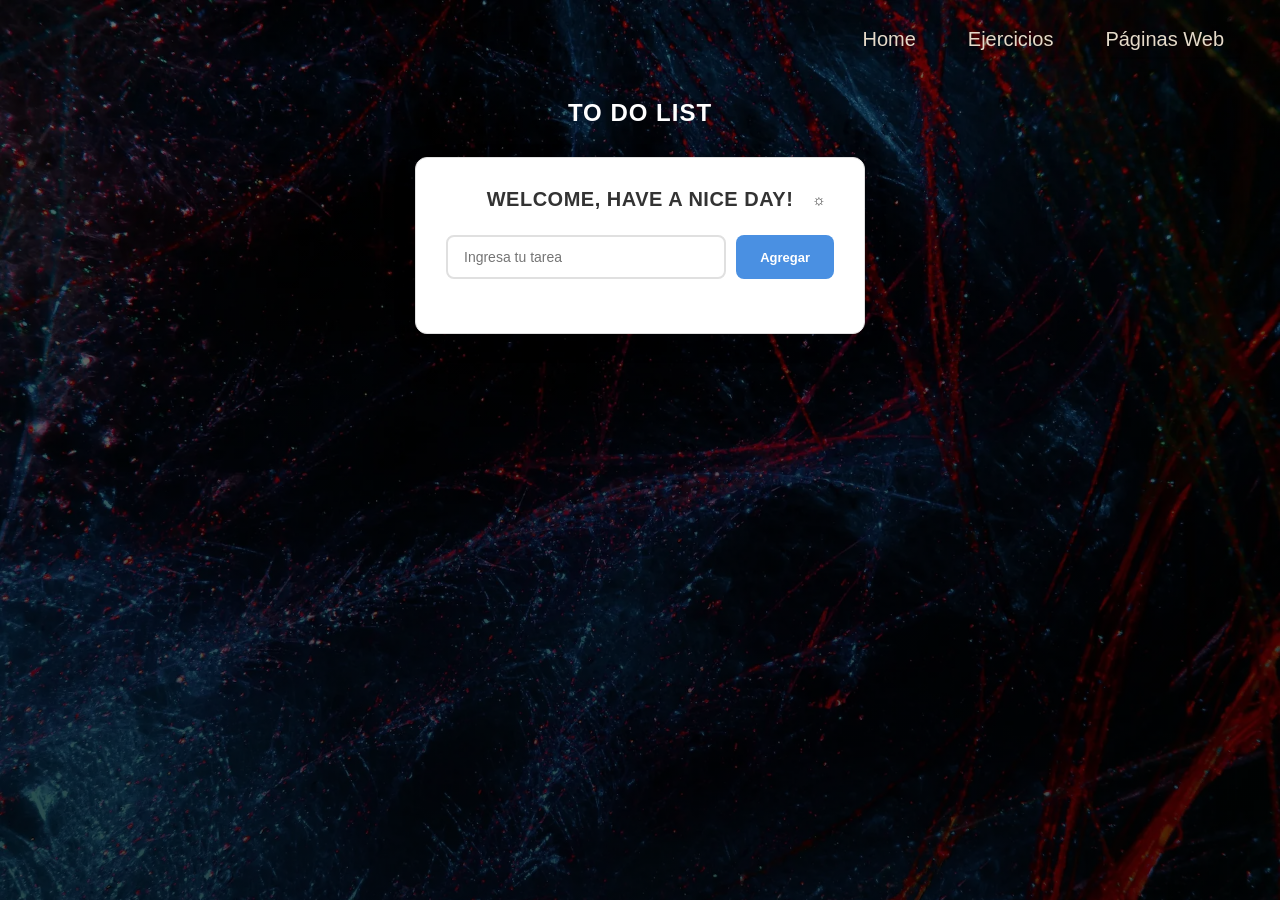
<file: 2.Ejercicios-Intermedios/1.TO-DO-LIST/to-do-list.html>
<!DOCTYPE html>
<html lang="es">
<head>
    <meta charset="UTF-8">
    <meta name="viewport" content="width=device-width, initial-scale=1.0">
    <link rel="stylesheet" href="../../src/styles-principal.css">
    <link rel="stylesheet" href="./css/styles-to-do-list.css">
    <link rel="manifest" href="./manifest.json">
    <meta name="theme-color" content="#4a90e2">
    <title>TO DO LIST BY JOHSEMA</title>
</head>
<body class="portfolio-page">
    <header class="container-header">
        <nav class="container-nav">
            <ul class="container-nav_lista">
                <li class="nav-elements"><a href="../../index.html">Home</a></li>
                <li class="nav-elements"><a href="../../ejercicios-indice.html">Ejercicios</a></li>
                <li class="nav-elements"><a href="../../paginas-web-indice.html">Páginas Web</a></li>
            </ul>
            <span class="menu-nav">=</span>
        </nav>
    </header>

    <h1>TO DO LIST</h1>

    <section class="container">
        <!-- Iniciamos con el sol minimalista de trazo lineal -->
        <div class="container-tittle">
            <h2>WELCOME, HAVE A NICE DAY!</h2>
            <button id="theme-toggle" class="theme-btn" aria-label="Cambiar modo de color">☼</button>
        </div>
        <div class="container-newTask">
            <input type="text" id="new-task" placeholder="Ingresa tu tarea">
            <button id="add-task">Agregar</button>
        </div>
        <ul id="task-list"></ul>
    </section>

    <div id="custom-modal" class="modal-overlay">
        <div class="modal-content">
            <p id="modal-message">Por favor, ingresa una tarea</p>
            <button id="modal-close">Aceptar</button>
        </div>
    </div>

    <script src="./to-do-list-app.js"></script>
    <script src="../../main.js"></script>
</body>
</html>
</file>
<file: src/styles-principal.css>
*{
    padding: 0;
    margin: 0;
    box-sizing: border-box;
    /*Elimina el recuadro azul al presionar algo en la página web desde el celular */
    -webkit-tap-highlight-color: transparent;
}

html{
    font-size: 62.5%;
    font-family: 'Gill Sans', 'Gill Sans MT', Calibri, 'Trebuchet MS', sans-serif;
}

/* 
=========================================
VARIABLES DE COLOR

=========================================
*/

:root {
  --background-main: #1e242b;    /* Azul marino oscuro (Franja 1) */
  --background-nav: #2d33398a; /* Gris pizarra (Franja 2) */
  --accent-color: #938a7f;       /* Gris taupe (Franja 3) */
  --text-primary: #e5dac9;       /* Crema claro (Franja 4) */
    --text-secondary: #e5dac93f;
}

.portfolio-page {
    min-width: 100%;
    min-height: 100vh;
    display: flex;
    flex-direction: column;
    gap:2rem;

    /* CAPA OSCURA + TU IMAGEN DIRECTA DE DRIVE */
    /* Usamos un linear-gradient encima de la imagen para oscurecerla y garantizar legibilidad */
    background-image: linear-gradient(rgba(0, 0, 0, 0.55),rgba(0, 0, 0, 0.7)), url('./pexels-merlin-11177799.webp');

    /* PROPIEDADES CRUCIALES PARA EL BACKGROUND */
    background-position: center top; /* Centra la imagen de fondo */
    background-size: cover;      /* Hace que la imagen cubra todo el contenedor sin estirarse */
    background-repeat: no-repeat; /* Evita que la imagen se duplique en mosaico */
    /* 1. Por defecto para celulares: el fondo se desliza de forma natural y fluida */
    background-attachment: scroll;
}

/* 
=========================================
PROPIEDADES DEL CONTENEDOR HEADER
=========================================
*/
.container-header{
    width: 100%;
    max-width: 1700px;
    margin: 0 auto;
    background: transparent ;
}

/* 
=========================================
PROPIEDADES DEL NAV
=========================================
*/
.container-nav{
    width: 100%;
    margin: 0 auto;
    display: flex;
    justify-content: flex-end; /* Alinea el botón "=" a la derecha */
    align-items: center;
    position: relative;
}

.container-nav_lista{
    list-style: none;
    display: flex;
    flex-direction: column;
    align-items: center;
    gap: 2rem;

    /* Posicionamiento absoluto para que flote debajo del nav */
    position: absolute;
    top: 0; /* Cambiado de 100% a 0 para que suba hasta el tope */
    left: 0;
    width: 100%;

    /* Le damos espacio arriba para que los enlaces bajen 
       y dejen libre el área del botón "=" */
    padding: 8rem 0 3rem 0;

    /* El truco de magia: fondo negro muy transparente + desenfoque */
    background-color: rgba(0, 0, 0, 0.6); /* El 0.6 es 60% de opacidad */
    backdrop-filter: blur(13px);         /* Desenfoca lo que está atrás */
    -webkit-backdrop-filter: blur(10px); /* Compatibilidad para Safari */

    /* Estado inicial: OCULTO */
    display: none; 
    z-index: 10; /* Asegura que quede por encima del contenido del main */

    /* ─── EL TRUCO PARA SUAVIZAR EL FINAL ─── */
    -webkit-mask-image: linear-gradient(to bottom, black 95%, transparent 100%);
    mask-image: linear-gradient(to bottom, black 95%, transparent 100%);
}

/* Esta clase la agregaremos con JavaScript para mostrar el menú */
.container-nav_lista.isActive {
    display: flex; 
    
}

.menu-nav.isActive{
    background-color: transparent;
    backdrop-filter: none;
    box-shadow: none; /* Por si le pusiste alguna sombra */
}


.nav-elements{
    font-size: 2rem;
    color:  var(--text-primary);
}

/* 
No olvides que el texto azul y el subrayado es parte del elemento "a" no del "li" por esa razón, aplicamos el text-decoration:none en el elemento "a" y les damos un color blanco
*/
.nav-elements a{
    text-decoration: none;
    color: var(--text-primary);

    /* ¡IMPORTANTE! Las etiquetas <a> son inline por defecto y no aceptan bien el padding vertical. 
       Cambiarlo a inline-block soluciona esto por completo */
    display: inline-block; 
    
    /* Agregamos el espaciado: 0.8rem arriba/abajo y 1.6rem a los lados */
    padding: 0.8rem 1.6rem; 
    
    /* Ya dejamos los bordes redondeados preparados desde aquí */
    border-radius: 0.8rem; 
    
    /* Opcional: Hace que el fondo aparezca suavemente en lugar de golpe */
    transition: background-color 0.2s ease;
}

.menu-nav{
    /* FORMA DEL BOTÓN DE HAMBURGUESA*/
    background-color: var(--background-nav);
    backdrop-filter: blur(12px);
    -webkit-backdrop-filter: blur(12px);
    border: 1px solid rgba(229, 218, 201, 0.1);
    transition: background-color 0.3s ease;
    padding: 0.2rem 1.5rem 0.2rem 1.5rem;
    margin: 25px 25px 5px 25px;
    border-radius: 5rem;

    font-size: 3rem; /* Un poco más grande para que se note */
    color: var(--text-primary);
    user-select: none; /* Evita que se seleccione el texto al hacer click */
    position: relative; /* Necesario para que el z-index funcione */
    z-index: 20;        /* Mayor al de la lista (10), así queda flotando al frente */
}

/* 
=========================================
PROPIEDADES DEL CONTENEDOR MAIN
=========================================
*/
.container-main {
    width: 100%;
}

.bienvenida{
    width: 100%;
    display: flex;
    flex-direction: column;
    align-items: center;
    padding: 0 2rem 7rem 2rem;
    border-radius: 2rem;
    gap: 2rem;
}

/* 
=========================================
PROPIEDADES DEL SECTION = BIENVENIDA
=========================================
*/

.bienvenida {
    display: flex;
    flex-direction: column;
    align-items: center; 
    width: 100%;
}

.bienvenida h1 {
    padding-bottom: 1rem;
    color: var(--text-primary);
    font-size: 4rem;
    text-align: center;
}

.bienvenida p {
    color: var(--accent-color);
    max-width: 45rem; 
    text-align: center;
    font-size: 1.5rem;
    font-weight: bold;
    margin-bottom: 2rem;
}

/* =========================================
NUEVO CONTENEDOR GRUPAL DE TARJETAS (DIVS)
========================================= */
.program-container {
    width: 90%;
    max-width: 45rem;
    display: flex;
    flex-direction: column;
    align-items: center;
    gap: 2rem;
    margin-bottom: 2rem;
}

/* LA TARJETA INDIVIDUAL */
.card-item {
    width: 100%;
    padding: 2.5rem;
    background-color: var(--background-nav);
    backdrop-filter: blur(12px);
    -webkit-backdrop-filter: blur(12px);
    border-radius: 12px;
    border: 1px solid rgba(229, 218, 201, 0.1);
    color: var(--text-primary);
    font-size: 1.5rem;
    font-weight: bold;

    /* Alineamos el contenido al centro usando Flexbox vertical */
    display: flex;
    flex-direction: column;
    align-items: center;
    justify-content: center;
    gap: 1.2rem;
    
    transition: transform 0.3s ease, border-color 0.3s ease, box-shadow 0.3s ease;
}

/* =========================================
CONTROL Y ESTILO DE LOS SVG PUROS
========================================= */
.icono-svg {
    width: 4.5rem;   /* Forzamos el ancho del vector */
    height: 4.5rem;  /* Forzamos el alto del vector */
    transition: transform 0.3s ease;
    
    /* TIP PREMIUM DE DISEÑO:
      Si quieres que de inicio no brillen tanto y combinen con tu paleta, 
      puedes aplicarles un filtro de escala de grises sutil. 
      Al hacer hover, se los quitamos para recuperar su color nativo.
    */
    filter: grayscale(40%) opacity(0.8);
}

/* =========================================
Ventana de información de lenguajes
========================================= */
/* 1. El Fondo Oscurecido (Overlay) */
.modal-overlay {
    position: fixed;
    top: 0;
    left: 0;
    width: 100vw;
    height: 100vh;
    background-color: rgba(0, 0, 0, 0.6); /* Oscurece el fondo */
    backdrop-filter: blur(8px);           /* Desenfoque para la web de fondo */
    -webkit-backdrop-filter: blur(8px);
    display: flex;
    justify-content: center;              /* Centra la tarjeta horizontalmente */
    align-items: center;                  /* Centra la tarjeta verticalmente */
    z-index: 1000;                        /* Asegura que esté por encima de todo */
    transition: opacity 0.3s ease;
}
/* 2. La Tarjeta Central */
.language-description-container{
    background-color: var(--background-nav);
    border-radius: 12px;
    border: 1px solid rgba(229, 218, 201, 0.1);
    padding: 2.5rem;
    max-width: 60rem;                   /*Controla el ancho máximo*/
    width: 90%;                         /* Responsivo en móviles*/
    backdrop-filter: blur(12px);
    -webkit-backdrop-filter: blur(12px);
    box-shadow: 0 10px 30px rgba(0, 0, 0, 0.5);
}
/* 3. El Encabezado (Título y X) */
.language-tittle-container{
    position: relative;                     /* Obligatorio para que la X se posicione respecto a este contenedor */
    display: flex;
    justify-content: center;                /* Centra el H2 de forma matemática y absoluta */
    align-items: center;
    width: 100%;
    margin-bottom: 2rem;                    /* Le da espacio al párrafo abajo */
}

.language-description-container h2{
    color: var(--text-primary);  
    margin: 0;
    text-align: center;
    width: auto;                            /* Evita que ocupe todo el ancho para no chocar con la X */
}

/* 4. Botón de Cerrar (La X) */
.close-btn {
    position: absolute;                    /* Se sale del flujo y no empuja al título */
    top: 50%;                               /* Centrado vertical perfecto */
    transform: translateY(-50%);
    right: 0;                             /* La empuja completamente al borde derecho */
    background: none;
    border: none;
    color: var(--text-primary);
    font-size: 1.8rem;
    cursor: pointer;
    opacity: 0.7;
    transition: opacity 0.2s ease, transform 0.2s ease;
}

.language-description-container p {
    color: var(--text-primary);           /* Asegura legibilidad del párrafo */
    line-height: 1.7;
    text-align: center;
    /* Limitamos el ancho del texto en PC para que mantenga la estructura elegante */
    max-width: 90%;           
    margin: 0 auto;           /* Centra el bloque del párrafo dentro de la tarjeta */
}

/* 5. Clase utilitaria para ocultar la ventana */
.hidden {
    opacity: 0;
    pointer-events: none;                 /* Evita que se pueda clickear estando invisible */
}

/* 
=========================================
PSEUDOCLASES
=========================================
*/
.card-item:hover {
    transform: translateY(-4px); /* Sube la tarjeta suavemente */
    border-color: rgba(229, 218, 201, 0.3);
    box-shadow: 0 10px 25px rgba(0, 0, 0, 0.4);
}

.card-item:hover .icono-svg {
    transform: scale(1.1); /* Efecto de crecimiento leve del logo */
    filter: grayscale(0%) opacity(1); /* Recupera su color original brillante */
}

.close-btn:hover {
    opacity: 1;
    transform: scale(1.1);                /* Efecto sutil al pasar el mouse */
}
/* 
=========================================
PSEUDOCLASES NAV
=========================================
*/

.menu-nav:hover{
    cursor: pointer;
    opacity: 0.8; /* Efecto visual sutil al pasar el mouse */
}

.nav-elements a:hover{
    background-color: #938a7f9d;
}

/* 
=========================================
MEDIA QUARIES
=========================================
*/

@media (min-width: 780px){
    .portfolio-page{
        background-attachment: fixed; /* Mantiene el fondo quieto mientras haces scroll */
    }
    /* 1. Modificamos el contenedor padre para que distribuya el contenido */
    .container-nav{
        justify-content: end; /*Los li se van a la derecha */
        padding:2rem 4rem; /* Un poco más de aire a los lados en pantallas grandes */
    }
    
    /* 2. Reseteamos la lista para que vuelva al flujo normal horizontal */
    .container-nav_lista{
        display: flex;
        flex-direction: row; /* Los elementos se alinean uno al lado del otro */
        position: static; /* Rompe el absoluto del móvil, vuelve al flujo normal */
        width: auto; /* Ya no ocupa el 100% de la pantalla */
        padding: 0; /* Quitamos el relleno del menú móvil */
        gap: 2rem;
        background-color: transparent; /* Ya no necesita fondo propio, usa el del nav */
        backdrop-filter: blur(0px);         /* Desenfoca lo que está atrás */
        -webkit-backdrop-filter: blur(10px); /* Compatibilidad para Safari */

    
    }
    /* 3. Ocultamos el botón de hamburguesa "=" */
    .menu-nav{
        display: none; /* Desaparece por completo en pantallas de escritorio */
    }
}
</file>
<file: src/styles-contador.css>
:root{
    --background-main: #1e242b;    /* Azul marino oscuro (Franja 1) */
    --background-nav: #2d33398a; /* Gris pizarra (Franja 2) */
    --accent-color: #527b96;       /* Gris taupe (Franja 3) */
    --text-primary: #e5dac9;       /* Crema claro (Franja 4) */
}

/* =========================================
ALINEACIÓN GLOBAL DE LA PÁGINA
========================================= */

body{
    background-color: var(--background-main);
    min-height: 100vh;
    display: flex;
    flex-direction: column;
    align-items: center;
}

h1 { 
    color: var(--text-primary);
    font-weight: bold;
    font-size: 3rem;
}
/* =========================================
TARJETA CONTENEDORA
========================================= */

.container{
    width: 90%;
    max-width: 45rem;
    margin: 4rem auto; /* Separa la tarjeta del nav y la centra */
    padding: 3rem 2.5rem;
    text-align: center;

    display: flex;
    flex-direction: column;
    gap: 2.5rem; /* Espaciado interno limpio entre componentes */

    /*El mismo acabado premium que manejamos en las ventanas*/
    background-color: var(--background-nav);
    backdrop-filter: blur(12px);
    -webkit-backdrop-filter: blur(12px); /*COMPATIBILIDAD CON SAFARI */

    border-radius: 1.5rem;
    border: 1px solid rgba(229, 218, 201, 0.15); /* Tu color crema traslúcido */;
    box-shadow: 0 8px 32px 0 rgba(0, 0, 0, 0.4);
}

#valor{
    font-size: 5rem;
    color: var(--text-primary);
    font-weight: bold;
}

/* =========================================
BOTONES
========================================= */

.buttom{
    border: none;
    padding: 1.5rem;
    border-radius: 1rem ;
    box-shadow: 0 0.2rem 0.2rem rgba(0, 0, 0, 0.05);
    background-color: var(--accent-color);
    color: var(--text-primary);
    font-weight: bold;
    font-size: 1.7rem;
    
}
</file>
<file: src/styles-ejercicios.css>
:root{
    --background-main: #1e242b;    /* Azul marino oscuro (Franja 1) */
    --background-nav: #2d33398a; /* Gris pizarra (Franja 2) */
    --accent-color: #938a7f;       /* Gris taupe (Franja 3) */
    --text-primary: #e5dac9;       /* Crema claro (Franja 4) */
}

/* =========================================
CONTENEDOR PRINCIPAL
========================================= */

.container-main{
    width: 100%;
    padding: 3rem 2rem;
    display: flex;
    flex-direction: column;
    align-items: center;
    gap: 3rem;
}

.container-main h1{
    color: var(--text-primary);
    font-size: 3rem;
    margin-bottom: 1.5rem;
    font-weight: bold;

}


/* =========================================
ESTRUCTURA DE LA TARJETA
========================================= */
.container-exercise {
    width: 100%;
    max-width: 500px;
    
    /* Usamos tu variable de gris pizarra transparente */
    background-color: var(--background-nav); 
    backdrop-filter: blur(x);
    -webkit-backdrop-filter: blur(12px);
    
    border-radius: 15px;
    /* Un borde sutil usando el color crema muy transparente */
    border: 1px solid rgba(229, 218, 201, 0.15); 
    
    box-shadow: 0 8px 32px 0 rgba(0, 0, 0, 0.3);
    transition: transform 0.3s ease, box-shadow 0.3s ease; /* Transición suave para el efecto hover */
}

/* =========================================
EL ENLACE OCUPA TODA LA TARJETA
========================================= */
.container-exercise a {
    display: block; /* Obliga al enlace a rellenar el 100% de la tarjeta */
    padding: 2.5rem; /* El padding se lo damos al enlace para que TODO sea cliqueable */
    text-decoration: none;
    color: var(--text-primary);
    text-align: center;
}

.container-exercise h2 {
    font-size: 2.4rem;
    margin-bottom: 1.5rem;
    font-weight: bold;
}

.container-exercise p {
    font-size: 1.6rem;
    line-height: 1.6;
    opacity: 0.9; /* Hace que el párrafo sea ligeramente más suave que el título */
}

/* =========================================
EFECTO HOVER (Interactividad premium)
========================================= */
.container-exercise:hover {
    transform: translateY(-5px); /* La tarjeta sube sutilmente al pasar el mouse */
    border-color: rgba(229, 218, 201, 0.4); /* El borde se ilumina un poco */
    box-shadow: 0 12px 40px 0 rgba(0, 0, 0, 0.5);
}
</file>
<file: src/styles-frases.css>
:root{
    --background-main: #1e242b;    /* Azul marino oscuro (Franja 1) */
    --background-nav: #2d33398a; /* Gris pizarra (Franja 2) */
    --accent-color: #527b96;       /* Gris taupe (Franja 3) */
    --text-primary: #e5dac9;       /* Crema claro (Franja 4) */
}

/* =========================================
ALINEACIÓN GLOBAL DE LA PÁGINA
========================================= */

body{
    background-color: va;
    min-height: 100vh;
    display: flex;
    flex-direction: column;
    align-items: center;
    text-align: center;
}

h1 { 
    color: var(--text-primary);
    font-weight: bold;
    font-size: 3rem;
}

.container{
    width: 90%;
    max-width: 45rem;
    margin: 4rem auto;
    padding: 3rem 2.5rem;

    display: flex;
    flex-direction: column;
    gap: 2.5rem;

    /*El mismo acabado premium que manejamos en las ventanas*/
    background-color: var(--background-nav);
    backdrop-filter: blur(12px);
    -webkit-backdrop-filter: blur(12px); /*COMPATIBILIDAD CON SAFARI */

    border-radius: 1.5rem;
    border: 1px solid rgba(229, 218, 201, 0.15); /* Tu color crema traslúcido */;
    box-shadow: 0 8px 32px 0 rgba(0, 0, 0, 0.4);
}

#frase{
    color: var(--text-primary);
    font-weight: bold;
    font-size: 2rem;
}

.ocultar{
    display: none;
}

#btn-generar{
    border: none;
    padding: 1.5rem;
    border-radius: 1rem ;
    box-shadow: 0 0.2rem 0.2rem rgba(0, 0, 0, 0.05);
    background-color: var(--accent-color);
    color: var(--text-primary);
    font-weight: bold;
    font-size: 1.7rem;
}
</file>
<file: 1.Ejercicios-Básicos/01.VALIDADOR-PRECIOS/styles-validador.css>
:root{
    --background-main: #1e242b;    /* Azul marino oscuro (Franja 1) */
    --background-nav: #2d33398a; /* Gris pizarra (Franja 2) */
    --accent-color: #938a7f;       /* Gris taupe (Franja 3) */
    --text-primary: #e5dac9;       /* Crema claro (Franja 4) */
}

/* =========================================
ALINEACIÓN GLOBAL DE LA PÁGINA
========================================= */
body {
    background-color: var(--background-main); /* Aseguramos que use tu fondo oscuro */
    display: flex;
    flex-direction: column;
    align-items: center; /* Centra la tarjeta horizontalmente en el body */
    min-height: 100vh;
}

/* =========================================
TARJETA CONTENEDORA (GLASSMORPHISM)
========================================= */
.container {
    width: 90%; /* Para que guarde margen en pantallas móviles */
    max-width: 45rem;
    margin: 4rem auto; /* Separa la tarjeta del nav y la centra */
    padding: 3rem 2.5rem;
    
    display: flex;
    flex-direction: column;
    gap: 2.5rem; /* Espaciado interno limpio entre componentes */
    
    /* El mismo acabado premium anterior */
    background-color: var(--background-nav);
    backdrop-filter: blur(12px);
    -webkit-backdrop-filter: blur(12px);
    
    border-radius: 1.5rem;
    border: 1px solid rgba(229, 218, 201, 0.15); /* Tu color crema traslúcido */
    box-shadow: 0 8px 32px 0 rgba(0, 0, 0, 0.4);
}

/* Título de la tarjeta */
.container h1 {
    color: var(--text-primary);
    font-size: 2.4rem;
    text-align: center;
    font-weight: bold;
    margin-bottom: 1rem;
    letter-spacing: 0.1rem;
}

/* =========================================
ESTILOS DE INPUTS Y SELECT
========================================= */
.lista-productos, #input-price {
    width: 100%;
    padding: 1.5rem;
    border-radius: 8px; /* Bordes redondeados sutiles acordes a la tarjeta */
    border: 1px solid rgba(229, 218, 201, 0.2);
    background-color: rgba(255, 255, 255, 0.08); /* Fondo semi-oscuro integrado */
    color: var(--text-primary); /* Texto crema para que se lea perfecto */
    font-size: 1.6rem;
    outline: none;
    transition: all 0.3s ease;
    text-align: center;
}

/* Estilo para las opciones del desplegable (necesitan fondo sólido para leerse) */
.lista-productos option {
    background-color: #252b33; 
    color: var(--text-primary);
}

#input-price {
    text-align: center;
}

/* =========================================
BOTÓN COTIZAR MODERNO
========================================= */
#btn-cotizar {
    width: 100%;
    padding: 1.6rem;
    font-size: 1.8rem;
    font-weight: bold;
    border: none;
    border-radius: 8px;
    background-color: #f76969; /* Mantenemos tu color coral/rojo que resalta fantástico */
    color: #ffffff;
    cursor: pointer;
    transition: all 0.3s ease;
    box-shadow: 0 4px 15px rgba(247, 105, 105, 0.2);
}

/* =========================================
ESTILOS DE LA VENTANA MODAL
========================================= */

/* El fondo oscuro exterior que cubre toda la pantalla */
.modal-overlay {
    position: fixed;
    top: 0;
    left: 0;
    width: 100%;
    height: 100vh;
    background-color: rgba(0, 0, 0, 0.6);
    backdrop-filter: blur(5px); /* Desenfoque sutil para el fondo general */
    
    /* Centrado absoluto de la cajita interna */
    display: flex;
    justify-content: center;
    align-items: center;
    z-index: 100;
    
    /* Estado inicial: OCULTO */
    opacity: 0;
    pointer-events: none;
    transition: opacity 0.3s ease;
}

/* Clase para mostrar la modal desde JavaScript */
.modal-overlay.show {
    opacity: 1;
    pointer-events: auto;
}

/* La cajita de la modal (Estilo Cristal Pizarra) */
.modal-content {
    background-color: #2d3339; /* Tu color gris pizarra sólido para que resalte */
    border: 1px solid rgba(229, 218, 201, 0.2); /* Tu borde crema traslúcido */
    padding: 3rem;
    border-radius: 12px;
    width: 90%;
    max-width: 38rem;
    text-align: center;
    box-shadow: 0 10px 40px rgba(0, 0, 0, 0.6);
    transform: scale(0.7); /* Empieza un poco más pequeña */
    transition: transform 0.3s ease;
}

/* Animación de zoom cuando la modal se muestra */
.modal-overlay.show .modal-content {
    transform: scale(1);
}

/* Textos dentro de la modal */
#modal-title {
    color: var(--accent-color); /* Tu color gris taupe o crema */
    font-size: 2rem;
    margin-bottom: 1.5rem;
}

#modal-message {
    color: var(--text-primary); /* Tu crema claro */
    font-size: 1.8rem;
    margin-bottom: 2.5rem;
    font-weight: bold;
}

/* Botón de cerrar de la modal */
#modal-close {
    padding: 1rem 3rem;
    font-size: 1.6rem;
    background-color: #f76969; /* Tu color coral identificativo */
    color: white;
    border: none;
    border-radius: 6px;
    cursor: pointer;
    font-weight: bold;
    transition: background-color 0.2s ease;
}


/* =========================================
INTERACTIVIDAD (HOVER & FOCUS)
========================================= */
.lista-productos:hover, #input-price:hover {
    border-color: rgba(229, 218, 201, 0.5);
    background-color: rgba(255, 255, 255, 0.12);
}

.lista-productos:focus, #input-price:focus {
    border-color: #f76969; /* Resalta con el color del botón al escribir */
    box-shadow: 0 0 8px rgba(247, 105, 105, 0.3);
}

#btn-cotizar:hover {
    background-color: #f85353;
    transform: translateY(-2px); /* Pequeña elevación igual que las tarjetas */
    box-shadow: 0 6px 20px rgba(247, 105, 105, 0.4);
}

#btn-cotizar:active {
    transform: translateY(0); /* Al presionarlo vuelve a su lugar original */
}

#modal-close:hover {
    background-color: #f85353;
}
</file>
<file: 1.Ejercicios-Básicos/04.RESTAURANTE/styles-restaurante.css>
*{
    margin: 0;
    padding: 0;
    box-sizing: border-box;
    font-family: "Roboto", sans-serif;
}
html{
    font-size: 62.5%;
}
body{
    min-width: 100%;
    min-height: 100%;
    background-color: #f9f9f9;
    padding: 20px;
}
main {
    max-width: 1200px;
    margin: 0 auto;
    padding: 40px;
    background-color: #ffffff;
    border-radius: 20px;
}

/* ===============================================
PROPIEDADES DEL PRIMER CONTENEDOR CHECK THE BEST FOOD
===============================================
*/
.first-container{
    display: grid;
    grid-template-columns: 2fr 3fr;
    grid-auto-rows: 400px;
    border-bottom: 1px solid #ddd;
    gap: 40px;
}

.description{
    align-self: center;
}
.description h1{
    color: #333;
    font-size: 4rem;
    font-weight: 900;
    margin-bottom: 24px;
    line-height: 1.2;
}

.description p{
    color: #666;
    font-size: 1.6rem;
    margin-bottom: 24px;
    line-height: 1.6;
}

.description button{
    border: none;
    padding: 12px 32px;
    border-radius: 25px;
    color: white;
    font-weight: bolder;
    font-size: 1.4rem;
    background-color: #fb8c00;
    box-shadow: 0 8px 24px rgba(251, 140, 0, 0.3);
    transition: transform 0.2s ease, background-color 0.2s ease, box-shadow 0.2s;
    cursor: pointer;
}

.img-item1{
    width: 100%;
    height: 100%;
    object-fit: contain;
}

/* ===============================================
PROPIEDADES DEL SEGUNDO CONTENEDOR OUR SERVICES
===============================================
*/
.second-principal-container{
    display: grid;
    grid-template-rows: auto;
    margin: 60px 0;
}

.second-tittle{
    text-align: center;
    color: #333;
    font-size: 3.5rem;
    font-weight: bolder;
    margin-bottom: 40px;
}

.second-container{
    display: grid;
    /* FIJAMOS 4 COLUMNAS: 2 para el bloque grande y 2 para las pequeñas */
    grid-template-columns: repeat(4, 1fr);
    grid-auto-rows: 160px; /* Ajuste para que el mosaico sea simétrico */
    gap: 20px;
    justify-content: center;
}

.img-item2{
    width: 100%;
    height: 100%;
    object-fit: cover;
    border-radius: 12px;
    transition: transform 0.3s ease;
}

/* Ocupa 2 columnas de ancho y 2 filas de alto */
.img-item2_big{
    grid-area: 1 / 1 / 3 / 3;
}

/* ===============================================
PROPIEDADES DEL TERCER CONTENEDOR HOME MENU
===============================================
*/
.third-container{
    display: grid;
    grid-template-rows: auto;
    margin: 60px 0;
}

.third-tittle{
    text-align: center;
    color: #333;
    font-size: 3.5rem;
    font-weight: bolder;
    margin-bottom: 40px;
}

.third-img-container{
    display: grid;
    /* SOLUCIÓN: Forzamos exactamente 5 columnas en una sola fila */
    grid-template-columns: repeat(5, 1fr); 
    gap: 20px;
    justify-content: center;
}

.img-item3{
    width: 100%;
    height: 100%;
    object-fit: cover;
    border-radius: 16px;
    box-shadow: 0 4px 15px rgba(0,0,0,0.05);
    transition: transform 0.3s ease, box-shadow 0.3s ease;
    cursor: pointer;
}

/* ==============================================
==============================================
RESPONSIVE DESIGN (MEDIA QUERIES)
==============================================
==============================================
*/

/* ------------------------------------------------------------------
   PUNTO DE QUIEBRE: TABLETS Y PANTALLAS MEDIANAS (Max 768px)
   ------------------------------------------------------------------ */
@media screen and (max-width: 900px){
    
    .first-container {
        grid-template-columns: 1fr;
        grid-auto-rows: auto;
        text-align: center;
        gap: 30px;
    }

    .img-item1 {
        display: block;
        max-height: 300px;
    }

    /* En tablet bajamos a un diseño de 2 columnas para el mosaico */
    .second-container {
        grid-template-columns: repeat(2, 1fr);
        grid-auto-rows: 150px; 
        gap: 15px;
    }

    /* En tablet el menú se acomoda en un flujo de rejilla más cómodo */
    .third-img-container {
        grid-template-columns: repeat(2, minmax(180px, 1fr));
        gap: 20px;
    }
}

/* ------------------------------------------------------------------
   PUNTO DE QUIEBRE: TELÉFONOS (Max 480px)
   ------------------------------------------------------------------ */
@media screen and (max-width: 480px){

    .description h1 {
        font-size: 3rem;
    }

    /* OUR SERVICES: Una sola columna vertical sin recortes */
    .second-container {
        grid-template-columns: 1fr; 
        grid-auto-rows: auto; 
        gap: 20px;
    }

    .img-item2_big {
        grid-area: auto; 
    }

    .img-item2 {
        object-fit: contain; 
        height: auto; 
    }

    /* HOME MENU: Una sola columna vertical limpia sin recortes */
    .third-img-container {
        grid-template-columns: 1fr;
        grid-auto-rows: auto; 
        gap: 25px;
        padding: 0 10px;
    }

    .img-item3 {
        object-fit: contain;
        height: auto; 
        box-shadow: none;
    }
}

/* ==============================================
PSEUDOCLASES (INTERACCIONES MODERNAS)
==============================================
*/
.description button:hover{
    background-color: #e47f03;
    transform: translateY(-3px);
    box-shadow: 0 12px 28px rgba(251, 140, 0, 0.4);
}

.img-item2:hover, .img-item3:hover{
    transform: scale(1.03);
}
</file>
<file: 1.Ejercicios-Básicos/05.Eco-Store/css/main.css>
@charset "UTF-8";
/* 1em = 16px*/
/* Datos según google fonts
$font-stack:(
  font-family: "IBM Plex Sans", sans-serif,
  font-optical-sizing: auto,
  font-weight: 400,
  font-style: normal,
  font-variation-settings: "wdth" 100,
);
*/
* {
  box-sizing: border-box;
  padding: 0;
  margin: 0;
}

html {
  font-size: 62.5%;
}

.eco-store-container {
  background-color: #FFEFE7;
  width: 92%;
  height: 100%;
  max-width: 1400px;
  margin: 3rem auto 5rem auto;
  border-radius: 20px;
  overflow: hidden;
  font-family: "IBM Plex Sans", sans-serif;
  display: flex;
  flex-direction: column;
  align-items: center;
  justify-content: flex-start; /* En lugar de space-evenly */
  gap: 2rem;
}

.header-section-eco-store {
  width: 100%;
  height: 100px;
}
.header-section-eco-store .nav-section-eco-store {
  width: 100%;
  margin: 0 auto;
  padding: 15px 15px 15px 28px;
  display: flex;
  flex-direction: row;
  justify-content: space-between;
  align-items: center;
  background-color: #FFEFE7;
  color: #7C6A0A;
}
.header-section-eco-store .nav-section-eco-store p {
  font-size: 1.6em;
  padding: 30px;
}
.header-section-eco-store .nav-section-eco-store .icons {
  display: flex;
  gap: 15px;
}
.header-section-eco-store .nav-section-eco-store .icons button {
  background: none;
  border-style: none;
}

.main-section-eco-store {
  padding: 0 30px 30px 30px;
  width: 100%;
  box-sizing: border-box;
}

.article-section-eco-store {
  width: auto;
  color: #7C6A0A;
  text-align: center;
  margin-bottom: 30px;
}
.article-section-eco-store .impact-section {
  display: flex;
  flex-direction: column;
  justify-content: space-evenly;
  align-items: center;
  gap: 25px;
}
.article-section-eco-store h1 {
  font-size: 30px;
  margin: 0;
  padding: 0;
}
.article-section-eco-store p {
  line-height: 1.6;
  font-size: 1.6em;
}
.article-section-eco-store button {
  background: none;
  border-style: none;
}
.article-section-eco-store button {
  width: 280px;
  padding: 20px;
  background-color: #FA9500;
  border-radius: 35px;
  color: white;
  font-size: 1.5em;
  cursor: pointer;
}
.article-section-eco-store .image-section img {
  display: none;
}

.product-section {
  width: auto;
  height: auto;
}
.product-section h2 {
  color: #7C6A0A;
  font-size: 3em;
  text-align: center;
}
.product-section .healthcare h2, .product-section .furniture h2 {
  font-weight: 300;
  padding-bottom: 20px;
}
.product-section .healthcare .card-section, .product-section .furniture .card-section {
  width: auto;
  height: auto;
  display: flex;
  flex-direction: column;
  justify-content: space-evenly;
  align-items: center;
  gap: 10px;
  padding-bottom: 25px;
}
.product-section .healthcare .product-card, .product-section .furniture .product-card {
  width: 250px;
  height: auto;
  background-color: #FFDAC6;
  color: #7C6A0A;
  padding: 10px 10px 30px 10px;
  border-radius: 10px;
  display: flex;
  flex-direction: column;
  gap: 15px;
}
.product-section .healthcare .product-card .icon, .product-section .furniture .product-card .icon {
  width: 100%;
  display: flex;
  flex-direction: row;
  justify-content: flex-end;
  align-items: center;
  cursor: pointer;
}
.product-section .healthcare .product-card .icon svg, .product-section .furniture .product-card .icon svg {
  width: 18px;
  height: 18px;
}
.product-section .healthcare .product-card .product-image, .product-section .furniture .product-card .product-image {
  width: 100%;
  height: auto;
  display: flex;
  flex-direction: row;
  justify-content: center;
  align-items: center;
}
.product-section .healthcare .product-card .product-image img, .product-section .furniture .product-card .product-image img {
  width: 200px;
  height: 220px;
  -o-object-fit: cover;
     object-fit: cover;
  border-radius: 10px;
}
.product-section .healthcare .product-card h3, .product-section .furniture .product-card h3 {
  font-size: 1.5em;
}
.product-section .healthcare .product-card p, .product-section .furniture .product-card p {
  font-size: 1.1em;
}
.product-section .furniture .product-card {
  background-color: #BABD8D;
  color: white;
}

.about-us h2 {
  font-weight: bold;
  padding-bottom: 20px;
  color: #7C6A0A;
  font-size: 3em;
  text-align: center;
}
.about-us .mission-section {
  display: flex;
  flex-direction: row;
  justify-content: center;
  align-items: center;
  gap: 35px;
  padding-bottom: 40px;
}
.about-us .mission-section .earth, .about-us .mission-section .innovation {
  display: flex;
  flex-direction: column;
  justify-content: center;
  align-items: center;
  width: 100%;
  gap: 30px;
  color: #E86424;
}
.about-us .mission-section .earth img, .about-us .mission-section .innovation img {
  width: 130px;
  height: 130px;
  -o-object-fit: contain;
     object-fit: contain;
}
.about-us .mission-section .earth p, .about-us .mission-section .innovation p {
  text-align: center;
  font-size: 1.6em;
  width: 100%;
}
.gallery {
  padding-bottom: 40px;
}
.gallery h2 {
  font-weight: bold;
  padding-bottom: 20px;
  color: #7C6A0A;
  font-size: 3em;
  text-align: center;
}
.gallery .gallery-images {
  display: flex;
  flex-direction: column;
  justify-content: center;
  align-items: center;
  gap: 30px;
}
.gallery .gallery-images img {
  width: 350px;
  height: 350px;
  -o-object-fit: cover;
     object-fit: cover;
  border-radius: 16px;
}

.location {
  color: #E86424;
  text-align: center;
}
.location h2 {
  font-weight: bold;
  padding-bottom: 20px;
  font-size: 3em;
  color: #7C6A0A;
}
.location h3 {
  font-size: 2em;
}
.location p {
  font-size: 1.6em;
}
.location .map {
  display: flex;
  flex-direction: row;
  justify-content: center;
  align-items: center;
  padding-bottom: 40px;
}
.location .map img {
  width: 100%;
}

.footer-eco-store {
  width: 100%;
  height: auto;
  background-color: #FA9500;
  color: white;
  padding: 40px;
}
.footer-eco-store h3 {
  padding-bottom: 15px;
  font-size: 2em;
}
.footer-eco-store p {
  padding-bottom: 15px;
  font-size: 1.3em;
}
.footer-eco-store .social-media {
  display: flex;
  flex-direction: row;
  justify-content: center;
  align-items: center;
  gap: 30px;
  padding-bottom: 40px;
}

/* 
--------------------------------------------------------------
MEDIA QUERY PARA PANTALLAS GRANDES
-----------------------------------------------------------------
*/
@media (min-width: 720px) {
  .header-section-eco-store {
    width: 100%;
    height: auto;
    max-width: 2000px;
    margin: 0 auto;
  }
  .main-section-eco-store {
    width: 100%;
    max-width: 2000px;
    margin: 0 auto;
    padding: 0 30px 30px 30px;
  }
  .article-section-eco-store {
    width: 100%;
    height: 450px;
    display: flex;
    flex-direction: row;
    justify-content: space-between;
    align-items: center;
    padding-left: 30px;
    padding-right: 30px;
  }
  .article-section-eco-store .impact-section {
    /* flex: grow shrink basis */
    flex: 1 1 350px; /* Crece si hay espacio, se encoge si no, pero idealmente busca medir mínimo 350px */
    display: flex;
    flex-direction: column;
    justify-content: center;
    align-items: flex-start;
  }
  .article-section-eco-store h1 {
    text-align: left;
  }
  .article-section-eco-store p {
    width: 100%;
    max-width: 400px;
    text-align: left;
  }
  .article-section-eco-store .image-section {
    /* flex: grow shrink basis */
    flex: 1 1 300px; /* Impide que la columna baje de los 280px de ancho */
    max-width: 400px;
    height: 100%;
    padding-left: 35px;
  }
  .article-section-eco-store .image-section img {
    display: block;
    width: 100%;
    height: 100%;
    border-radius: 35px;
    -o-object-fit: cover;
       object-fit: cover;
  }
  .product-section {
    padding-left: 30px;
    padding-right: 30px;
  }
  .product-section .healthcare .card-section, .product-section .furniture .card-section {
    /* display: flex;
    flex-direction: row;
    flex-wrap: wrap;
    justify-content: center;
    gap: 40px; */
    display: grid;
    grid-template-columns: repeat(auto-fit, minmax(250px, 1fr));
    gap: 20px;
    -moz-column-gap: 20px;
         column-gap: 20px;
    max-width: 1000px;
    margin: 0 auto;
  }
  .product-section .healthcare .product-card, .product-section .furniture .product-card {
    margin: 0 auto;
  }
  .about-us h2 {
    font-weight: bold;
    padding-bottom: 20px;
  }
  .about-us .mission-section {
    display: flex;
    flex-direction: row;
    justify-content: center;
    align-items: center;
  }
  .about-us .mission-section .earth, .about-us .mission-section .innovation {
    display: flex;
    flex-direction: row;
    justify-content: center;
    align-items: center;
    max-width: 700px;
  }
  .about-us .mission-section .earth p, .about-us .mission-section .innovation p {
    max-width: 190px;
  }
  .gallery .gallery-images {
    display: grid;
    grid-template-columns: repeat(3, 1fr);
    gap: 10px;
    -moz-column-gap: 40px;
         column-gap: 40px;
    margin: 0 auto;
  }
  .gallery .gallery-images img {
    width: 100%;
    height: 400px;
    -o-object-fit: cover;
       object-fit: cover;
  }
  .location {
    text-align: center;
  }
  .location .map {
    max-width: 1000px;
    margin: 0 auto;
  }
  .footer-eco-store {
    width: 100%;
    max-width: 2000px;
    margin: 0 auto;
  }
}
/* 
-----------------------------------------------------------
PSEUDOCLASES
-----------------------------------------------------------
*/
article button:hover {
  transform: translateY(-2px);
}

.product-card:hover {
  transform: translateY(-6px);
}
.product-card:hover .icon svg:hover {
  scale: 1.1;
}

.gallery-images img:hover {
  transform: scale(1.1);
}/*# sourceMappingURL=main.css.map */
</file>
<file: 2.Ejercicios-Intermedios/1.TO-DO-LIST/css/styles-to-do-list.css>
/* COLORES POR DEFECTO MODO CLARO */
:root {
    --bg-principal: #f4f7f6;
    --bg-contenedor: #ffffff;
    --texto-principal: #333333;
    --texto-secundario: #ffffff;
    --borde: #e0e0e0;
    --bg-tarea-hover: #f1f5f9;
    --borde-tarea-hover: #cbd5e1;
    --texto-boton-add: #ffffff; /* Ajustado a blanco para que resalte con el azul */
}

/* COLORES CUANDO LA PÁGINA TENGA LA CLASE .DARK-MODE */
.dark-mode { 
    --bg-principal: #121212;
    --bg-contenedor: #1e1e1e;
    --texto-principal: #e0e0e0;
    --texto-secundario: #a0a0a0;
    --borde: #333333;
    --bg-tarea-hover: #2a2a2a;      /* Color adaptado para el hover en modo oscuro */
    --borde-tarea-hover: #444444;   /* Borde adaptado para el hover en modo oscuro */
    --texto-boton-add: #ffffff;
}

body {
    /* Usamos Flexbox para centrar toda la app en la pantalla */
    display: flex;
    flex-direction: column;
    align-items: center;
    background-color: var(--bg-principal);
    color: var(--texto-principal);
    transition: background-color 0.3s, color 0.3s; /* Suaviza el cambio de color */
    min-height: 100vh;
}

h1{
    color: var(--texto-secundario);
    font-size: 2.4rem;
    text-align: center;
    font-weight: bold;
    margin-bottom: 1rem;
    letter-spacing: 0.1rem;
}
/* ==========================================
   2. CONTENEDOR PRINCIPAL (TARJETA)
   ========================================== */
.container {
    background-color: var(--bg-contenedor);
    border: 1px solid var(--borde);
    transition: background-color 0.3s, border 0.3s;
    width: 90%;
    max-width: 45rem;
    padding: 30px;
    border-radius: 12px;
    box-shadow: 0 8px 24px rgba(0, 0, 0, 0.1);
    display: flex;
    flex-direction: column;
    gap: 24px; /* Un pelín más de espacio general para que respire el diseño */
}

/* NUEVO: Contenedor que alinea el título y el botón en la misma línea */
.container-tittle {
    display: flex;
    justify-content: center; /* Centra el contenido horizontalmente */
    align-items: center;     /* Centra verticalmente el texto y el ícono */
    position: relative;      /* Permite que el botón flote sin empujar el título */
    width: 100%;
}

h2 {
    font-size: 2rem; /* Lo bajamos un poquito para que se vea más fino */
    color: var(--texto-principal);
    text-align: center;
    letter-spacing: 0.5px;
    width: 100%;
}
/* ==========================================
   6. BOTÓN ESTILO DIBUJO A LÁPIZ
   ========================================== */
.theme-btn {
    position: absolute; /* ¡La magia! Flota independientemente del flujo */
    right: 0;          /* Se pega al extremo derecho de la cabecera */
    background: none;
    border: none;
    font-size: 1.5rem; 
    font-weight: bold; 
    color: var(--texto-principal);
    cursor: pointer;
    padding: 8px;
    border-radius: 50%;
    display: flex;
    align-items: center;
    justify-content: center;
    transition: transform 0.2s ease, background-color 0.2s ease, color 0.3s;
}

.theme-btn:hover {
    background-color: var(--bg-tarea-hover);
    transform: scale(1.1);
}

.theme-btn:active {
    transform: scale(0.9);
}

/* ==========================================
   3. SECCIÓN DE NUEVA TAREA (INPUT + BOTÓN)
   ========================================== */
.container-newTask {
    /* Flexbox en fila para alinear el input y el botón horizontalmente */
    display: flex;
    gap: 10px;
}

#new-task {
    flex: 1; /* Hace que el input ocupe todo el espacio sobrante */
    padding: 12px 16px;
    background-color: var(--bg-contenedor); /* ¡Aplicado! Para que el input no se quede blanco en modo oscuro */
    color: var(--texto-principal);          /* ¡Aplicado! Para que las letras que escribes cambien de color */
    border: 2px solid var(--borde);          /* ¡Aplicado! */
    border-radius: 8px;
    font-size: 1.4rem;
    outline: none;
    transition: border-color 0.3s ease, background-color 0.3s, color 0.3s;
}

#new-task:focus {
    border-color: #4a90e2;
}

#add-task {
    padding: 12px 24px;
    background-color: #4a90e2;
    color: #ffffff !important; /* Ajustado con variable para asegurar legibilidad */
    border: none;
    border-radius: 8px;
    font-size: 1.3rem;
    font-weight: 600;
    cursor: pointer;
    transition: background-color 0.2s ease;
}

#add-task:hover {
    background-color: #357abd;
}

/* ==========================================
   4. LISTA DE TAREAS
   ========================================== */
#task-list {
    list-style: none;
    /* Flexbox vertical para separar cada elemento li */
    display: flex;
    flex-direction: column;
    gap: 12px;
}

/* Cada ítem de la lista (li) */
#task-list li {
    background-color: var(--bg-contenedor);
    padding: 12px 16px;
    border: 1px solid var(--borde); /* ¡Aplicado! El borde rígido viejo se mimetiza ahora */
    border-radius: 8px;
    font-size: 1.6rem;
    color: var(--texto-principal); /* ¡Aplicado! El color '#444' fijo se ponía invisible en el fondo oscuro */
    cursor: pointer;
    transition: all 0.2s ease, background-color 0.3s, border-color 0.3s;

    /* ¡Poder de Flexbox aquí! Alinea el texto a la izquierda 
       y empuja el botón "Eliminar" totalmente a la derecha */
    display: flex;
    justify-content: space-between;
    align-items: center;
}

#task-list li:hover {
    background-color: var(--bg-tarea-hover); /* ¡Aplicado! Variable dinámica para el hover */
    border-color: var(--borde-tarea-hover);   /* ¡Aplicado! Variable dinámica para el hover */
}

/* Botón Eliminar dentro del li */
.delete {
    padding: 6px 12px;
    background-color: #ff4d4f;
    color: white;
    border: none;
    border-radius: 6px;
    font-size: 1.2rem;
    cursor: pointer;
    transition: background-color 0.2s ease;
}

.delete:hover {
    background-color: #d9363e;
}

/* Estilo para cuando la tarea esté completada */
.completado {
    text-decoration: line-through;
    opacity: 0.5;
    /* Dejamos estos colores fijos porque el tono azul/celeste suave 
       de completado combina genial y se lee bien en ambos modos */
    background-color: #e6f7ff !important;
    border-color: #bae7ff !important;
    color: #444444 !important; /* Forzamos color oscuro aquí para que siempre sea legible sobre el fondo celeste */
}

/* =========================================
ESTILOS DE LA VENTANA MODAL
========================================= */

/* El fondo oscuro exterior que cubre toda la pantalla */
.modal-overlay {
    position: fixed;
    top: 0;
    left: 0;
    width: 100%;
    height: 100vh;
    background-color: rgba(0, 0, 0, 0.6);
    backdrop-filter: blur(5px); /* Desenfoque sutil para el fondo general */
    
    /* Centrado absoluto de la cajita interna */
    display: flex;
    justify-content: center;
    align-items: center;
    z-index: 100;
    
    /* Estado inicial: OCULTO */
    opacity: 0;
    pointer-events: none;
    transition: opacity 0.3s ease;
}

/* Clase para mostrar la modal desde JavaScript */
.modal-overlay.show {
    opacity: 1;
    pointer-events: auto;
}

/* La cajita de la modal (Estilo Cristal Pizarra) */
.modal-content {
    background-color: #2d3339; /* Tu color gris pizarra sólido para que resalte */
    border: 1px solid rgba(229, 218, 201, 0.2); /* Tu borde crema traslúcido */
    padding: 3rem;
    border-radius: 12px;
    width: 90%;
    max-width: 38rem;
    text-align: center;
    box-shadow: 0 10px 40px rgba(0, 0, 0, 0.6);
    transform: scale(0.7); /* Empieza un poco más pequeña */
    transition: transform 0.3s ease;
}

/* Animación de zoom cuando la modal se muestra */
.modal-overlay.show .modal-content {
    transform: scale(1);
}

/* Textos dentro de la modal */
#modal-title {
    color: var(--accent-color); /* Tu color gris taupe o crema */
    font-size: 2rem;
    margin-bottom: 1.5rem;
}

#modal-message {
    color: var(--text-primary); /* Tu crema claro */
    font-size: 1.8rem;
    margin-bottom: 2.5rem;
    font-weight: bold;
}

/* Botón de cerrar de la modal */
#modal-close {
    padding: 1rem 3rem;
    font-size: 1.6rem;
    background-color: #f76969; /* Tu color coral identificativo */
    color: white;
    border: none;
    border-radius: 6px;
    cursor: pointer;
    font-weight: bold;
    transition: background-color 0.2s ease;
}

/* ==========================================
   5. DISEÑO RESPONSIVO (CELULARES)
   ========================================== */
@media (max-width:480px) {
    body {
        padding: 10px; /* Corregido: Te faltaba el 'px' al final de tu reseteo */
    }

    .container {
        width: 100%;
        padding: 15px;
        gap: 15px; /* Reducimos el espacio general en móviles */
    }

    /* ¡LA SOLUCIÓN PARA MÓVILES! Cambiamos el orden de la cabecera */
    .container-tittle {
        flex-direction: column; /* Apila el botón arriba y el título abajo */
        gap: 10px;
        position: static; /* Le quitamos el comportamiento flotante en celulares */
    }

    h2 {
        font-size: 1.7rem; /* Achicamos un pelín el título para que quepa en una sola línea */
        order: 2; /* Empuja el título hacia abajo */
    }

    .theme-btn {
        position: static; /* Deja de flotar a la derecha */
        align-self: center; /* Se centra perfectamente solito arriba */
        order: 1; /* Pone el sol/luna arriba del título */
        padding: 4px;
        font-size: 1.4rem;
    }

    .container-newTask {
        flex-direction: column;
        gap: 10px;
    }
    #new-task {
        width: 100%;
        font-size: 1.4rem;
    }

    #add-task {
        width: 100%;
        font-size: 1.3rem;
    }

    #task-list li {
        font-size: 14px;
        padding: 10px;
    }
}
</file>
